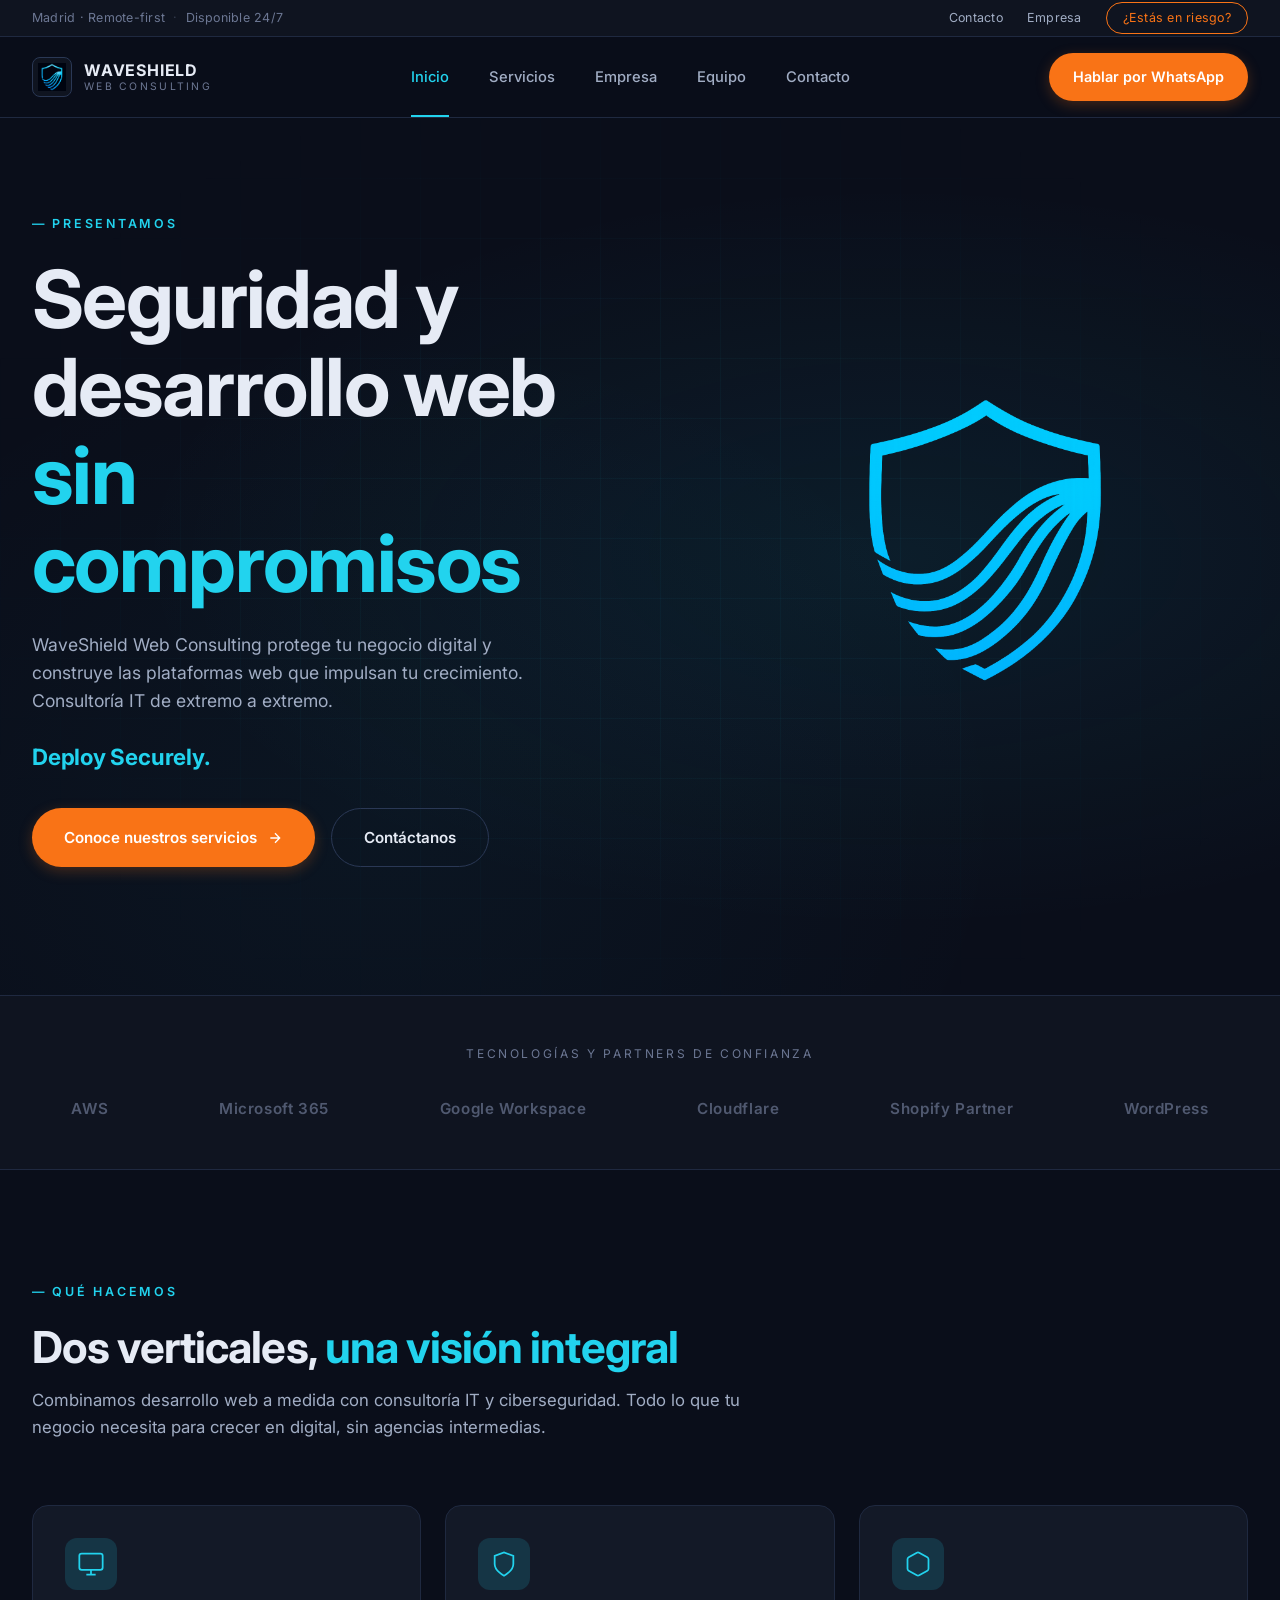
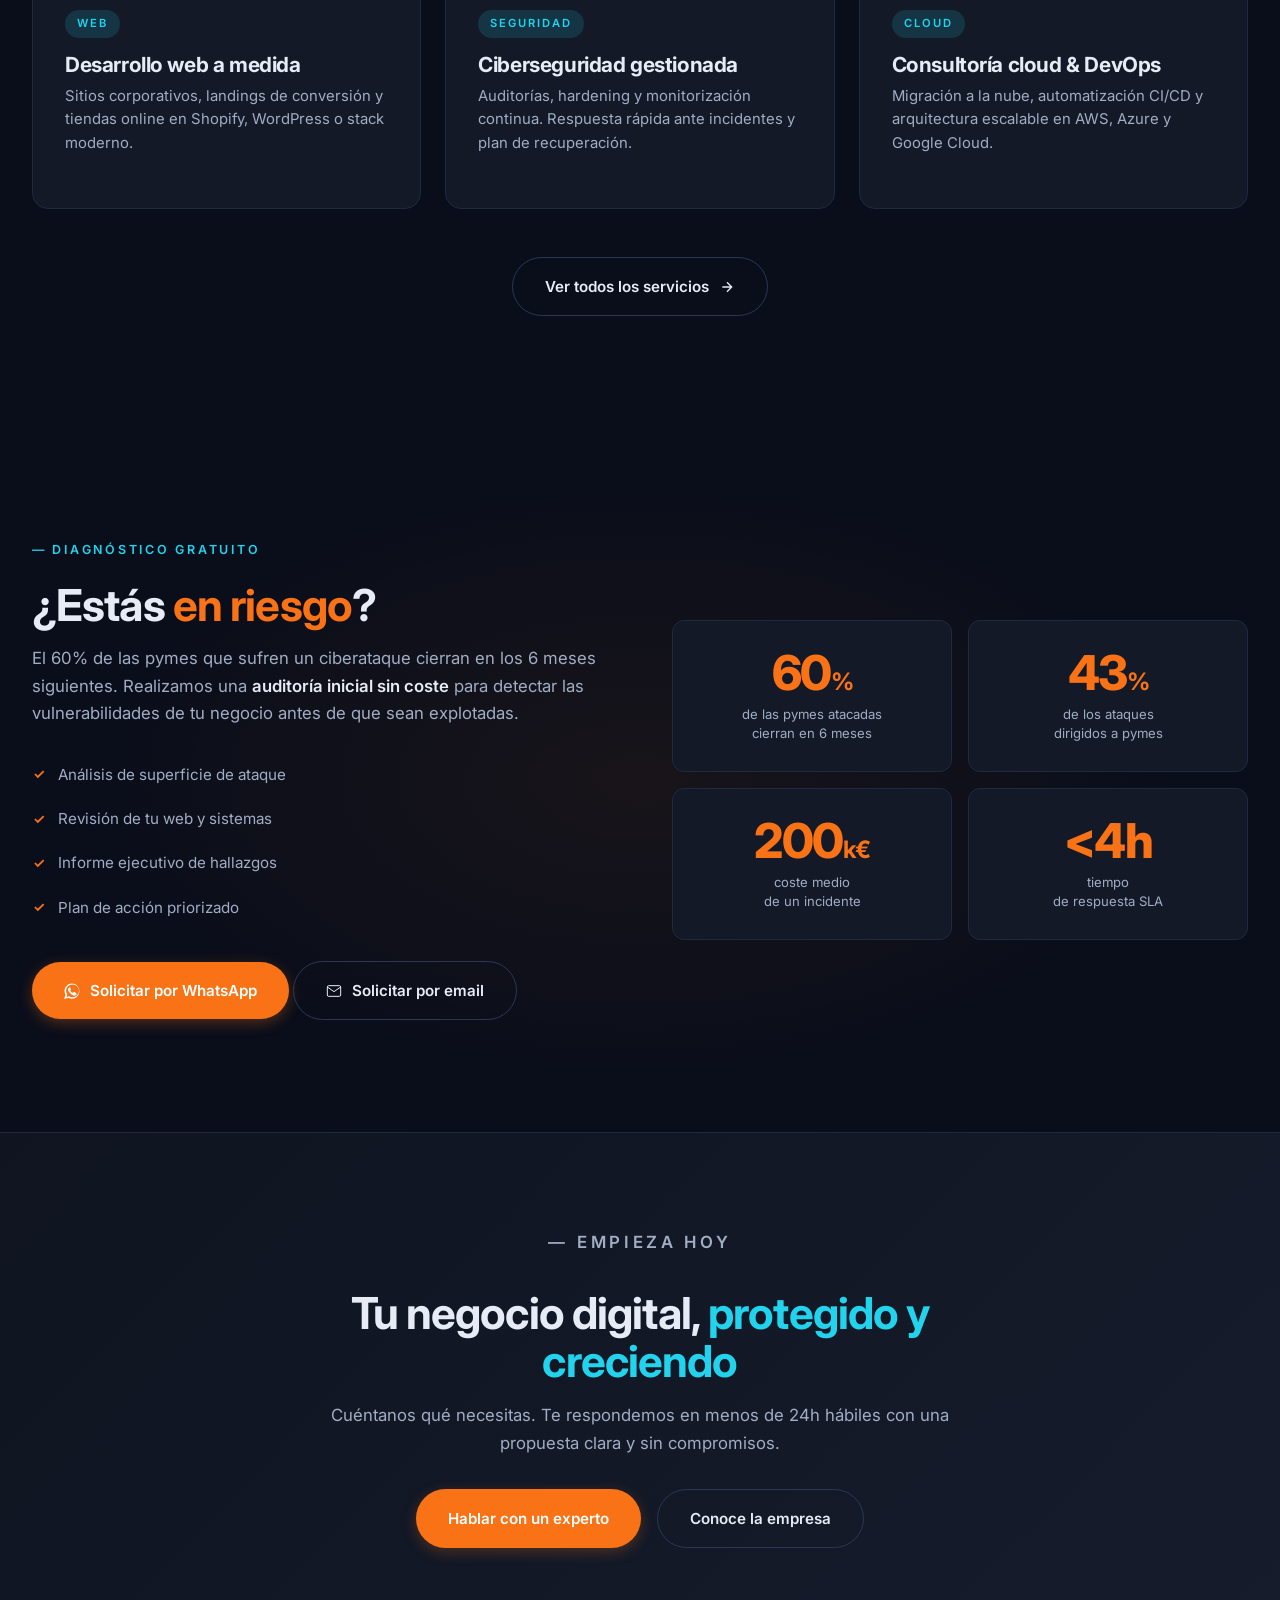
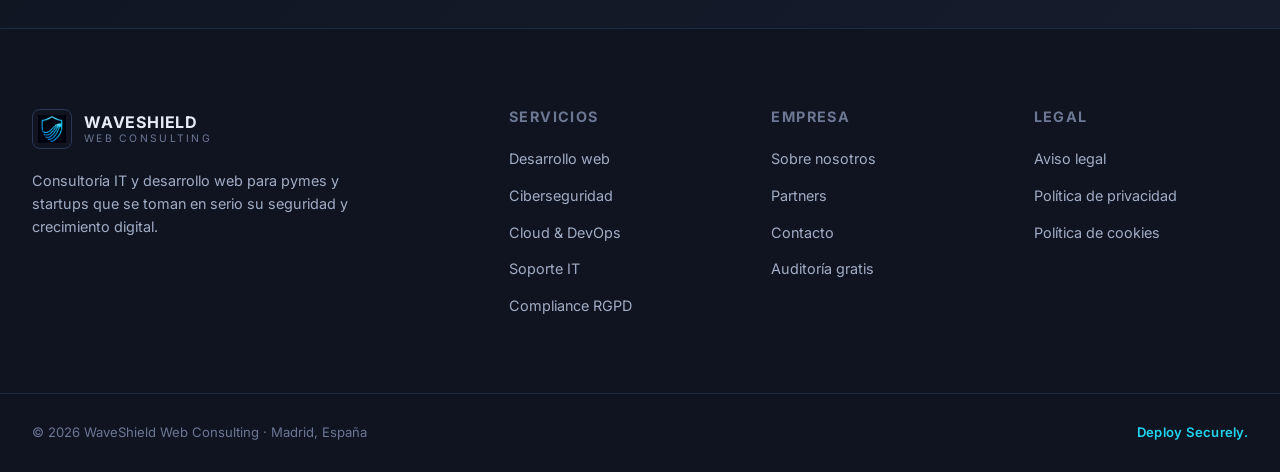
<file: index.html>
<!DOCTYPE html>
<html lang="es">
<head>
  <meta charset="UTF-8">
  <title>WaveShield Web Consulting · Seguridad y desarrollo web sin compromisos</title>
  <meta name="viewport" content="width=device-width, initial-scale=1.0">
  <meta name="description" content="Consultoría IT y desarrollo web para pymes y startups. Protegemos tu negocio digital y construimos las plataformas que impulsan tu crecimiento.">
  <link href="https://fonts.googleapis.com/css2?family=Inter:wght@300;400;500;600;700;800&display=swap" rel="stylesheet">
  <link rel="stylesheet" href="css/styles.css">
</head>
<body>

<!-- TOPBAR -->
<div class="topbar">
  <div class="container topbar-inner">
    <div class="topbar-meta">
      <span>Madrid · Remote-first</span>
      <span class="topbar-dot">·</span>
      <span>Disponible 24/7</span>
    </div>
    <div class="topbar-links">
      <a href="contacto.html">Contacto</a>
      <a href="empresa.html">Empresa</a>
      <a href="contacto.html" class="topbar-pill">¿Estás en riesgo?</a>
    </div>
  </div>
</div>

<!-- HEADER -->
<header class="header" id="header">
  <div class="container header-inner">
    <a href="index.html" class="logo">
      <span class="logo-icon">
        <img src="images/logo.png" alt="WaveShield Logo" width="28" height="28">
      </span>
      <span class="logo-text">
        <strong>WAVESHIELD</strong>
        <span class="logo-sub">WEB CONSULTING</span>
      </span>
    </a>

    <nav class="nav-desktop">
      <a href="index.html">Inicio</a>
      <a href="servicios.html">Servicios</a>
      <a href="empresa.html">Empresa</a>
      <a href="equipo.html">Equipo</a>
      <a href="contacto.html">Contacto</a>
    </nav>

    <a href="https://wa.me/34695984273?text=Hola%2C%20me%20gustar%C3%ADa%20m%C3%A1s%20info" target="_blank" rel="noopener" class="btn btn-primary btn-pill">Hablar por WhatsApp</a>

    <button class="burger" id="burger" aria-label="Menú">
      <span></span><span></span><span></span>
    </button>
  </div>
</header>

<!-- DRAWER -->
<div class="drawer" id="drawer">
  <div class="drawer-overlay"></div>
  <div class="drawer-panel">
    <button class="drawer-close" aria-label="Cerrar">
      <svg width="22" height="22" viewBox="0 0 24 24" fill="none" stroke="currentColor" stroke-width="1.5"><path d="M18 6 6 18M6 6l12 12"/></svg>
    </button>
    <ul class="drawer-list">
    <li><a href="index.html">Inicio</a></li>
    <li><a href="servicios.html">Servicios</a></li>
    <li><a href="empresa.html">Empresa</a></li>
    <li><a href="equipo.html">Equipo</a></li>
    <li><a href="contacto.html">Contacto</a></li>
  </ul>
    <a href="https://wa.me/34695984273?text=Hola%2C%20me%20gustar%C3%ADa%20m%C3%A1s%20info" target="_blank" rel="noopener" class="btn btn-primary btn-pill drawer-cta">Hablar por WhatsApp</a>
  </div>
</div>

<!-- HERO -->
<section class="hero">
  <div class="hero-bg"></div>
  <div class="hero-grid-overlay"></div>
  <div class="container hero-inner">
    <div class="hero-content">
      <p class="eyebrow">— Presentamos</p>
      <h1>
        Seguridad y<br>
        desarrollo web <span class="text-accent">sin<br>compromisos</span>
      </h1>
      <p class="hero-sub">
        WaveShield Web Consulting protege tu negocio digital y construye las plataformas web que impulsan tu crecimiento. Consultoría IT de extremo a extremo.
      </p>
      <p class="hero-tagline">Deploy Securely.</p>
      <div class="hero-actions">
        <a href="servicios.html" class="btn btn-primary btn-pill btn-lg">
          Conoce nuestros servicios
          <svg width="16" height="16" viewBox="0 0 24 24" fill="none" stroke="currentColor" stroke-width="2"><path d="M5 12h14m-7-7 7 7-7 7"/></svg>
        </a>
        <a href="contacto.html" class="btn btn-ghost btn-pill btn-lg">Contáctanos</a>
      </div>
    </div>
    <div class="hero-visual">
      <div class="hero-shield">
        <img src="images/logo-hero.png" alt="WaveShield Logo" style="width: 100%; height: 100%; object-fit: contain;">
      </div>
    </div>
  </div>
</section>

<!-- TRUST BAR -->
<section class="trust">
  <div class="container">
    <p class="trust-label">Tecnologías y partners de confianza</p>
    <div class="trust-grid">
      <div class="trust-item">AWS</div>
      <div class="trust-item">Microsoft 365</div>
      <div class="trust-item">Google Workspace</div>
      <div class="trust-item">Cloudflare</div>
      <div class="trust-item">Shopify Partner</div>
      <div class="trust-item">WordPress</div>
    </div>
  </div>
</section>

<!-- SERVICIOS PREVIEW (3 destacados) -->
<section class="services">
  <div class="container">
    <div class="section-head">
      <p class="eyebrow">— Qué hacemos</p>
      <h2>Dos verticales, <span class="text-accent">una visión integral</span></h2>
      <p class="section-sub">
        Combinamos desarrollo web a medida con consultoría IT y ciberseguridad. Todo lo que tu negocio necesita para crecer en digital, sin agencias intermedias.
      </p>
    </div>

    <div class="services-grid">

      <article class="service-card">
        <div class="service-icon">
          <svg width="28" height="28" viewBox="0 0 24 24" fill="none" stroke="currentColor" stroke-width="1.5"><rect x="2" y="3" width="20" height="14" rx="2"/><path d="M8 21h8M12 17v4"/></svg>
        </div>
        <div class="service-tag">Web</div>
        <h3>Desarrollo web a medida</h3>
        <p>Sitios corporativos, landings de conversión y tiendas online en Shopify, WordPress o stack moderno.</p>
      </article>

      <article class="service-card">
        <div class="service-icon">
          <svg width="28" height="28" viewBox="0 0 24 24" fill="none" stroke="currentColor" stroke-width="1.5"><path d="M12 22s8-4 8-10V5l-8-3-8 3v7c0 6 8 10 8 10z"/></svg>
        </div>
        <div class="service-tag">Seguridad</div>
        <h3>Ciberseguridad gestionada</h3>
        <p>Auditorías, hardening y monitorización continua. Respuesta rápida ante incidentes y plan de recuperación.</p>
      </article>

      <article class="service-card">
        <div class="service-icon">
          <svg width="28" height="28" viewBox="0 0 24 24" fill="none" stroke="currentColor" stroke-width="1.5"><path d="M21 16V8a2 2 0 0 0-1-1.73l-7-4a2 2 0 0 0-2 0l-7 4A2 2 0 0 0 3 8v8a2 2 0 0 0 1 1.73l7 4a2 2 0 0 0 2 0l7-4A2 2 0 0 0 21 16z"/></svg>
        </div>
        <div class="service-tag">Cloud</div>
        <h3>Consultoría cloud & DevOps</h3>
        <p>Migración a la nube, automatización CI/CD y arquitectura escalable en AWS, Azure y Google Cloud.</p>
      </article>

    </div>

    <div style="text-align: center; margin-top: 3rem;">
      <a href="servicios.html" class="btn btn-ghost btn-pill btn-lg">
        Ver todos los servicios
        <svg width="16" height="16" viewBox="0 0 24 24" fill="none" stroke="currentColor" stroke-width="2"><path d="M5 12h14m-7-7 7 7-7 7"/></svg>
      </a>
    </div>
  </div>
</section>

<!-- RIESGO + STATS -->
<section class="risk">
  <div class="container risk-inner">
    <div class="risk-left">
      <p class="eyebrow">— Diagnóstico gratuito</p>
      <h2>¿Estás <span class="text-warning">en riesgo</span>?</h2>
      <p class="risk-text">
        El 60% de las pymes que sufren un ciberataque cierran en los 6 meses siguientes. Realizamos una <strong>auditoría inicial sin coste</strong> para detectar las vulnerabilidades de tu negocio antes de que sean explotadas.
      </p>
      <ul class="risk-list">
        <li><svg width="14" height="14" viewBox="0 0 24 24" fill="none" stroke="currentColor" stroke-width="3"><path d="M5 12l5 5L20 7"/></svg> Análisis de superficie de ataque</li>
        <li><svg width="14" height="14" viewBox="0 0 24 24" fill="none" stroke="currentColor" stroke-width="3"><path d="M5 12l5 5L20 7"/></svg> Revisión de tu web y sistemas</li>
        <li><svg width="14" height="14" viewBox="0 0 24 24" fill="none" stroke="currentColor" stroke-width="3"><path d="M5 12l5 5L20 7"/></svg> Informe ejecutivo de hallazgos</li>
        <li><svg width="14" height="14" viewBox="0 0 24 24" fill="none" stroke="currentColor" stroke-width="3"><path d="M5 12l5 5L20 7"/></svg> Plan de acción priorizado</li>
      </ul>
      <div class="risk-actions">
        <a href="https://wa.me/34695984273?text=Hola%2C%20me%20gustar%C3%ADa%20solicitar%20la%20auditor%C3%ADa%20gratuita"
           target="_blank" rel="noopener" class="btn btn-warning btn-pill btn-lg">
          <svg width="16" height="16" viewBox="0 0 24 24" fill="currentColor"><path d="M17.5 14.4c-.3-.1-1.6-.8-1.9-.9-.3-.1-.5-.1-.7.1s-.8.9-1 1.1c-.2.2-.4.2-.6.1-.8-.4-1.5-.9-2.2-1.4-.6-.5-1.1-1.2-1.6-1.9-.1-.3 0-.4.1-.6.1-.1.3-.3.4-.5.1-.1.2-.3.3-.4.1-.2 0-.4 0-.5-.1-.1-.7-1.6-.9-2.2-.2-.5-.5-.5-.7-.5h-.6c-.2 0-.5.2-.8.4-.8.8-1.2 1.8-1.2 2.9.1 1.3.6 2.5 1.4 3.5 1.4 2 3.3 3.6 5.4 4.6.6.3 1.1.5 1.7.6.6.2 1.2.2 1.9.1.8-.1 1.5-.6 2-1.3.3-.4.4-.9.4-1.4-.1-.2-.3-.3-.6-.4M19.9 4.1c-4.4-4.4-11.5-4.4-15.9 0-3.6 3.6-4.3 9.2-1.7 13.5L0 24l6.6-1.7c1.6.9 3.4 1.3 5.2 1.3 6.2 0 11.2-5 11.2-11.2.1-3-1.1-5.9-3.2-8.1 0 0 .1 0 .1-.2m-7.2 17.4c-1.6 0-3.2-.4-4.6-1.3l-.3-.2-3.9 1 1-3.8-.2-.3c-2.9-4.5-1.5-10.5 3-13.3s10.4-1.5 13.3 3 1.5 10.4-3 13.3c-1.5 1-3.4 1.6-5.3 1.6"/></svg>
          Solicitar por WhatsApp
        </a>
        <a href="mailto:workrumsam@gmail.com?subject=Solicitud%20de%20auditor%C3%ADa%20gratuita&body=Hola%2C%0A%0AMe%20gustar%C3%ADa%20solicitar%20la%20auditor%C3%ADa%20gratuita%20de%20WaveShield.%0A%0AEmpresa%3A%0AWeb%3A%0ASector%3A%0A%0AGracias."
           class="btn btn-ghost btn-pill btn-lg">
          <svg width="16" height="16" viewBox="0 0 24 24" fill="none" stroke="currentColor" stroke-width="1.5"><rect x="2" y="4" width="20" height="16" rx="2"/><path d="M22 6 12 13 2 6"/></svg>
          Solicitar por email
        </a>
      </div>
    </div>
    <div class="risk-right">
      <div class="risk-stat">
        <div class="risk-stat-num">60<span>%</span></div>
        <div class="risk-stat-label">de las pymes atacadas<br>cierran en 6 meses</div>
      </div>
      <div class="risk-stat">
        <div class="risk-stat-num">43<span>%</span></div>
        <div class="risk-stat-label">de los ataques<br>dirigidos a pymes</div>
      </div>
      <div class="risk-stat">
        <div class="risk-stat-num">200<span>k€</span></div>
        <div class="risk-stat-label">coste medio<br>de un incidente</div>
      </div>
      <div class="risk-stat">
        <div class="risk-stat-num">&lt;4h</div>
        <div class="risk-stat-label">tiempo<br>de respuesta SLA</div>
      </div>
    </div>
  </div>
</section>

<!-- CTA BANNER -->
<section class="cta-banner">
  <div class="container cta-banner-inner">
    <p class="eyebrow">— Empieza hoy</p>
    <h2>Tu negocio digital, <span class="text-accent">protegido y creciendo</span></h2>
    <p>Cuéntanos qué necesitas. Te respondemos en menos de 24h hábiles con una propuesta clara y sin compromisos.</p>
    <div class="cta-banner-actions">
      <a href="contacto.html" class="btn btn-primary btn-pill btn-lg">Hablar con un experto</a>
      <a href="empresa.html" class="btn btn-ghost btn-pill btn-lg">Conoce la empresa</a>
    </div>
  </div>
</section>

<!-- FOOTER -->
<footer class="footer">
  <div class="container footer-inner">
    <div class="footer-brand">
      <a href="index.html" class="logo">
        <span class="logo-icon">
          <img src="images/logo.png" alt="WaveShield Logo" width="28" height="28">
        </span>
        <span class="logo-text">
          <strong>WAVESHIELD</strong>
          <span class="logo-sub">WEB CONSULTING</span>
        </span>
      </a>
      <p>Consultoría IT y desarrollo web para pymes y startups que se toman en serio su seguridad y crecimiento digital.</p>
    </div>

    <div class="footer-col">
      <h4>Servicios</h4>
      <ul>
        <li><a href="servicios.html">Desarrollo web</a></li>
        <li><a href="servicios.html">Ciberseguridad</a></li>
        <li><a href="servicios.html">Cloud & DevOps</a></li>
        <li><a href="servicios.html">Soporte IT</a></li>
        <li><a href="servicios.html">Compliance RGPD</a></li>
      </ul>
    </div>

    <div class="footer-col">
      <h4>Empresa</h4>
      <ul>
        <li><a href="empresa.html">Sobre nosotros</a></li>
        <li><a href="empresa.html">Partners</a></li>
        <li><a href="contacto.html">Contacto</a></li>
        <li><a href="contacto.html">Auditoría gratis</a></li>
      </ul>
    </div>

    <div class="footer-col">
      <h4>Legal</h4>
      <ul>
        <li><a href="#">Aviso legal</a></li>
        <li><a href="#">Política de privacidad</a></li>
        <li><a href="#">Política de cookies</a></li>
      </ul>
    </div>
  </div>

  <div class="footer-bottom">
    <div class="container footer-bottom-inner">
      <span>© 2026 WaveShield Web Consulting · Madrid, España</span>
      <span class="footer-tagline">Deploy Securely.</span>
    </div>
  </div>
</footer>

<script src="js/main.js"></script>
</body>
</html>
</file>
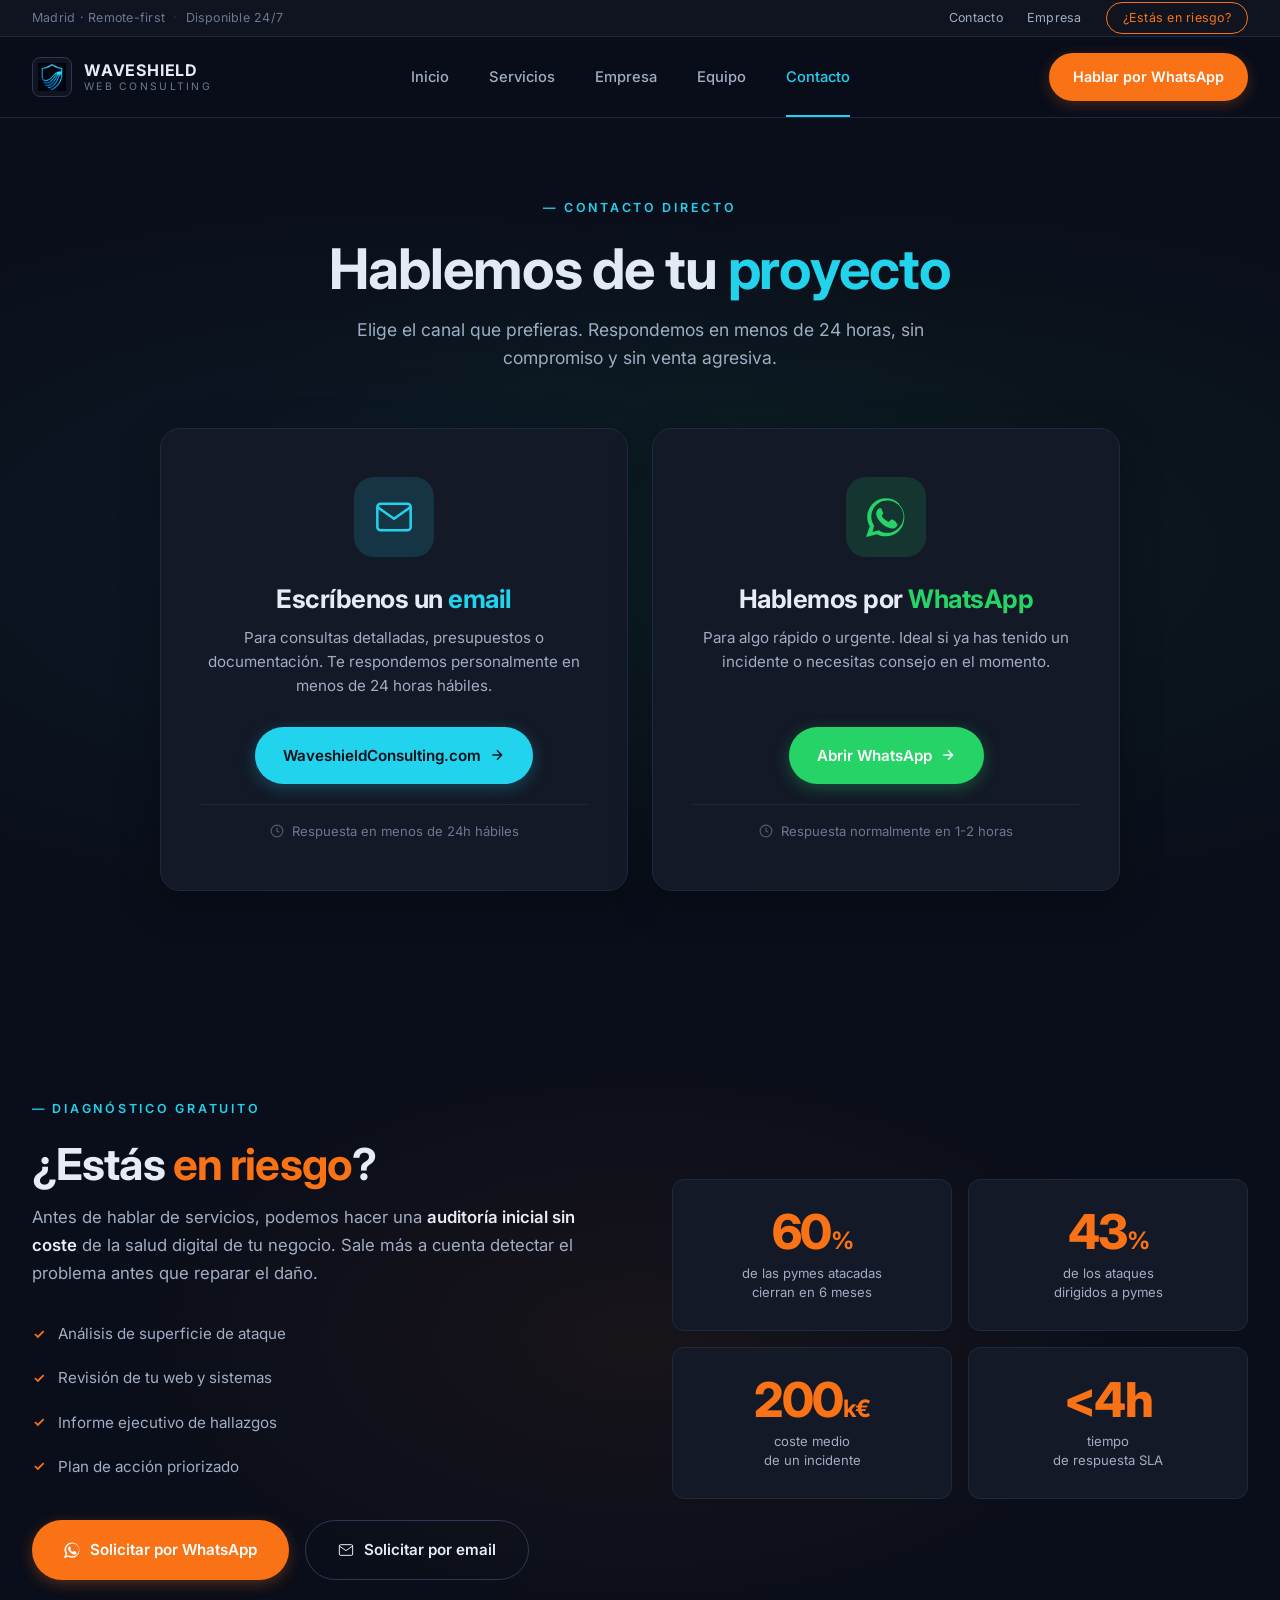
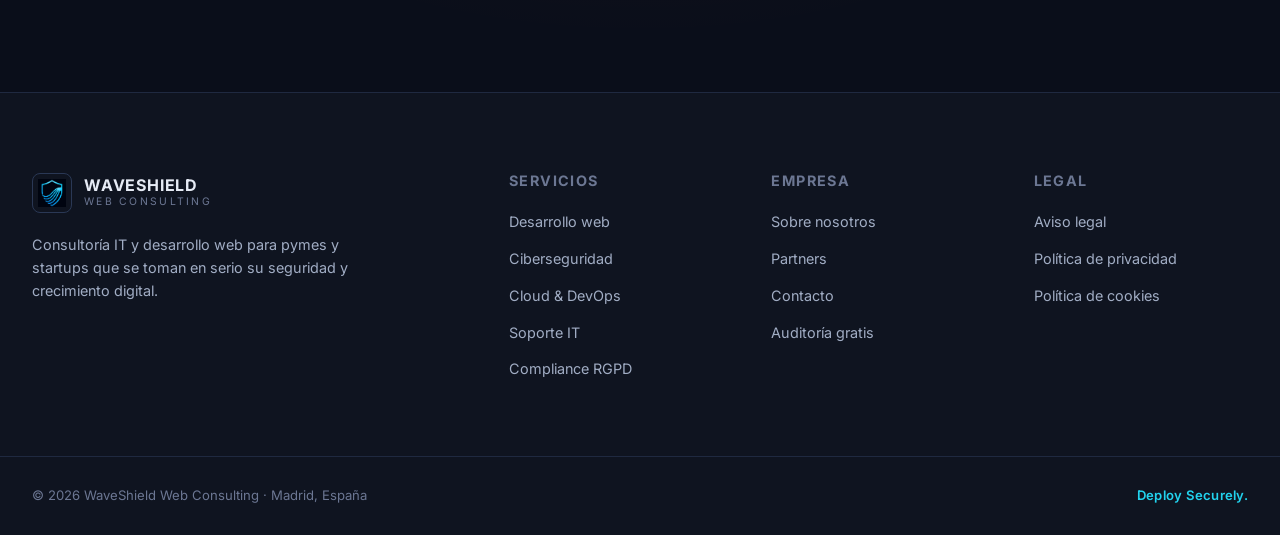
<file: contacto.html>
<!DOCTYPE html>
<html lang="es">
<head>
  <meta charset="UTF-8">
  <title>Contacto · WaveShield Web Consulting</title>
  <meta name="viewport" content="width=device-width, initial-scale=1.0">
  <meta name="description" content="Contacta con WaveShield Web Consulting por WhatsApp. Respondemos en menos de 2 horas hábiles.">
  <link href="https://fonts.googleapis.com/css2?family=Inter:wght@300;400;500;600;700;800&display=swap" rel="stylesheet">
  <link rel="stylesheet" href="css/styles.css">

  <style>
    .wa-hero { padding: 5rem 0 6rem; position: relative; overflow: hidden; }
    .wa-hero::before {
      content: '';
      position: absolute;
      inset: 0;
      background: radial-gradient(ellipse at 30% 50%, rgba(34, 211, 238, 0.06) 0%, transparent 60%),
                  radial-gradient(ellipse at 70% 50%, rgba(37, 211, 102, 0.06) 0%, transparent 60%);
    }

    .wa-hero h1 { font-size: clamp(2.25rem, 5vw, 3.5rem); margin-bottom: 1rem; }

    .wa-card-sub {
      color: var(--text-2);
      font-size: 1.1rem;
      line-height: 1.6;
    }

    /* DUO de cards Email + WhatsApp */
    .contact-duo {
      position: relative;
      display: grid;
      grid-template-columns: 1fr 1fr;
      gap: 1.5rem;
      max-width: 960px;
      margin: 0 auto;
    }

    .contact-duo-card {
      background: var(--bg-card);
      border: 1px solid var(--border);
      border-radius: 20px;
      padding: 3rem 2.5rem;
      text-align: center;
      box-shadow: 0 12px 40px rgba(0, 0, 0, 0.25);
      transition: transform 0.3s, border-color 0.3s, box-shadow 0.3s;
      display: flex;
      flex-direction: column;
      align-items: center;
    }

    .contact-duo-card:nth-child(1):hover {
      border-color: var(--accent);
      transform: translateY(-4px);
      box-shadow: 0 16px 50px rgba(34, 211, 238, 0.2);
    }

    .contact-duo-card:nth-child(2):hover {
      border-color: var(--whatsapp);
      transform: translateY(-4px);
      box-shadow: 0 16px 50px rgba(37, 211, 102, 0.2);
    }

    .contact-duo-icon {
      width: 80px;
      height: 80px;
      border-radius: 20px;
      display: flex;
      align-items: center;
      justify-content: center;
      margin-bottom: 1.75rem;
    }

    .contact-duo-icon-email {
      background: var(--accent-dim);
      color: var(--accent);
    }

    .contact-duo-icon-wa {
      background: rgba(37, 211, 102, 0.15);
      color: var(--whatsapp);
      position: relative;
    }

    .contact-duo-icon-wa::after {
      content: '';
      position: absolute;
      inset: -3px;
      border: 2px solid var(--whatsapp);
      border-radius: 22px;
      opacity: 0;
      animation: pulse 2.4s ease-in-out infinite;
    }

    @keyframes pulse {
      0%, 100% { opacity: 0; transform: scale(0.95); }
      50% { opacity: 0.5; transform: scale(1.08); }
    }

    .contact-duo-card h2 {
      font-size: 1.6rem;
      margin-bottom: 0.75rem;
    }

    .contact-duo-card p {
      color: var(--text-2);
      font-size: 0.95rem;
      line-height: 1.6;
      margin-bottom: 1.75rem;
      flex: 1;
    }

    .contact-duo-btn {
      display: inline-flex;
      align-items: center;
      gap: 0.5rem;
      padding: 1rem 1.75rem;
      border-radius: 100px;
      font-size: 0.95rem;
      font-weight: 600;
      transition: all 0.2s;
      margin-bottom: 1.25rem;
      white-space: nowrap;
      max-width: 100%;
    }

    .contact-duo-btn-email {
      background: var(--accent);
      color: var(--bg);
      box-shadow: 0 4px 16px rgba(34, 211, 238, 0.25);
    }

    .contact-duo-btn-email:hover {
      background: var(--accent-2);
      color: #fff;
      transform: translateY(-2px);
      box-shadow: 0 6px 20px rgba(34, 211, 238, 0.4);
    }

    .contact-duo-btn-wa {
      background: var(--whatsapp);
      color: #fff;
      box-shadow: 0 4px 16px rgba(37, 211, 102, 0.3);
    }

    .contact-duo-btn-wa:hover {
      background: #1ea951;
      transform: translateY(-2px);
      box-shadow: 0 6px 20px rgba(37, 211, 102, 0.45);
    }

    .contact-duo-meta {
      display: inline-flex;
      align-items: center;
      gap: 0.5rem;
      font-size: 0.82rem;
      color: var(--text-3);
      padding-top: 1rem;
      border-top: 1px solid var(--border);
      width: 100%;
      justify-content: center;
    }

    .contact-duo-meta svg { flex-shrink: 0; opacity: 0.7; }

    /* Acciones del riesgo (doble botón) */
    .risk-actions {
      display: flex;
      gap: 1rem;
      flex-wrap: wrap;
    }

    @media (max-width: 768px) {
      .contact-duo { grid-template-columns: 1fr; gap: 1rem; }
      .contact-duo-card { padding: 2.25rem 1.5rem; border-radius: 16px; }
      .contact-duo-icon { width: 64px; height: 64px; }
      .contact-duo-icon svg { width: 32px; height: 32px; }
      .contact-duo-btn { width: 100%; justify-content: center; padding: 0.95rem 1.5rem; font-size: 0.88rem; }
      .risk-actions { flex-direction: column; }
      .risk-actions .btn { width: 100%; justify-content: center; }
    }
  </style>
</head>
<body>

<!-- TOPBAR -->
<div class="topbar">
  <div class="container topbar-inner">
    <div class="topbar-meta">
      <span>Madrid · Remote-first</span>
      <span class="topbar-dot">·</span>
      <span>Disponible 24/7</span>
    </div>
    <div class="topbar-links">
      <a href="contacto.html">Contacto</a>
      <a href="empresa.html">Empresa</a>
      <a href="contacto.html" class="topbar-pill">¿Estás en riesgo?</a>
    </div>
  </div>
</div>

<!-- HEADER -->
<header class="header" id="header">
  <div class="container header-inner">
    <a href="index.html" class="logo">
      <span class="logo-icon">
        <img src="images/logo.png" alt="WaveShield Logo" width="28" height="28">
      </span>
      <span class="logo-text">
        <strong>WAVESHIELD</strong>
        <span class="logo-sub">WEB CONSULTING</span>
      </span>
    </a>
    <nav class="nav-desktop">
      <a href="index.html">Inicio</a>
      <a href="servicios.html">Servicios</a>
      <a href="empresa.html">Empresa</a>
      <a href="equipo.html">Equipo</a>
      <a href="contacto.html">Contacto</a>
    </nav>
    <a href="https://wa.me/34695984273?text=Hola%2C%20me%20gustar%C3%ADa%20m%C3%A1s%20info" target="_blank" rel="noopener" class="btn btn-primary btn-pill">Hablar por WhatsApp</a>
    <button class="burger" id="burger" aria-label="Menú">
      <span></span><span></span><span></span>
    </button>
  </div>
</header>

<!-- DRAWER -->
<div class="drawer" id="drawer">
  <div class="drawer-overlay"></div>
  <div class="drawer-panel">
    <button class="drawer-close" aria-label="Cerrar">
      <svg width="22" height="22" viewBox="0 0 24 24" fill="none" stroke="currentColor" stroke-width="1.5"><path d="M18 6 6 18M6 6l12 12"/></svg>
    </button>
    <ul class="drawer-list">
    <li><a href="index.html">Inicio</a></li>
    <li><a href="servicios.html">Servicios</a></li>
    <li><a href="empresa.html">Empresa</a></li>
    <li><a href="equipo.html">Equipo</a></li>
    <li><a href="contacto.html">Contacto</a></li>
  </ul>
    <a href="https://wa.me/34695984273?text=Hola%2C%20me%20gustar%C3%ADa%20m%C3%A1s%20info" target="_blank" rel="noopener" class="btn btn-primary btn-pill drawer-cta">Hablar por WhatsApp</a>
  </div>
</div>

<!-- CONTACT HERO con dos cards: Email + WhatsApp -->
<section class="wa-hero">
  <div class="container">

    <div style="text-align: center; max-width: 720px; margin: 0 auto 3.5rem;">
      <p class="eyebrow">— Contacto directo</p>
      <h1>Hablemos de tu <span class="text-accent">proyecto</span></h1>
      <p class="wa-card-sub" style="max-width: 580px; margin: 1rem auto 0;">
        Elige el canal que prefieras. Respondemos en menos de 24 horas, sin compromiso y sin venta agresiva.
      </p>
    </div>

    <div class="contact-duo">

      <!-- EMAIL CARD -->
      <div class="contact-duo-card">
        <div class="contact-duo-icon contact-duo-icon-email">
          <svg width="40" height="40" viewBox="0 0 24 24" fill="none" stroke="currentColor" stroke-width="1.5">
            <rect x="2" y="4" width="20" height="16" rx="2"/>
            <path d="M22 6 12 13 2 6"/>
          </svg>
        </div>
        <h2>Escríbenos un <span class="text-accent">email</span></h2>
        <p>Para consultas detalladas, presupuestos o documentación. Te respondemos personalmente en menos de 24 horas hábiles.</p>
        <a href="mailto:waveshieldconsulting@gmail.com?subject=Consulta%20desde%20la%20web&body=Hola%2C%0A%0AMe%20gustar%C3%ADa%20m%C3%A1s%20info%20sobre%20vuestros%20servicios.%0A%0AEmpresa%3A%0ANecesidad%3A%0A%0AGracias."
           class="contact-duo-btn contact-duo-btn-email">
         WaveshieldConsulting.com
          <svg width="16" height="16" viewBox="0 0 24 24" fill="none" stroke="currentColor" stroke-width="2"><path d="M5 12h14m-7-7 7 7-7 7"/></svg>
        </a>
        <div class="contact-duo-meta">
          <svg width="14" height="14" viewBox="0 0 24 24" fill="none" stroke="currentColor" stroke-width="2"><circle cx="12" cy="12" r="10"/><path d="M12 6v6l4 2"/></svg>
          Respuesta en menos de 24h hábiles
        </div>
      </div>

      <!-- WHATSAPP CARD -->
      <div class="contact-duo-card">
        <div class="contact-duo-icon contact-duo-icon-wa">
          <svg width="40" height="40" viewBox="0 0 24 24" fill="currentColor">
            <path d="M17.5 14.4c-.3-.1-1.6-.8-1.9-.9-.3-.1-.5-.1-.7.1s-.8.9-1 1.1c-.2.2-.4.2-.6.1-.8-.4-1.5-.9-2.2-1.4-.6-.5-1.1-1.2-1.6-1.9-.1-.3 0-.4.1-.6.1-.1.3-.3.4-.5.1-.1.2-.3.3-.4.1-.2 0-.4 0-.5-.1-.1-.7-1.6-.9-2.2-.2-.5-.5-.5-.7-.5h-.6c-.2 0-.5.2-.8.4-.8.8-1.2 1.8-1.2 2.9.1 1.3.6 2.5 1.4 3.5 1.4 2 3.3 3.6 5.4 4.6.6.3 1.1.5 1.7.6.6.2 1.2.2 1.9.1.8-.1 1.5-.6 2-1.3.3-.4.4-.9.4-1.4-.1-.2-.3-.3-.6-.4M19.9 4.1c-4.4-4.4-11.5-4.4-15.9 0-3.6 3.6-4.3 9.2-1.7 13.5L0 24l6.6-1.7c1.6.9 3.4 1.3 5.2 1.3 6.2 0 11.2-5 11.2-11.2.1-3-1.1-5.9-3.2-8.1 0 0 .1 0 .1-.2m-7.2 17.4c-1.6 0-3.2-.4-4.6-1.3l-.3-.2-3.9 1 1-3.8-.2-.3c-2.9-4.5-1.5-10.5 3-13.3s10.4-1.5 13.3 3 1.5 10.4-3 13.3c-1.5 1-3.4 1.6-5.3 1.6"/>
          </svg>
        </div>
        <h2>Hablemos por <span style="color: var(--whatsapp);">WhatsApp</span></h2>
        <p>Para algo rápido o urgente. Ideal si ya has tenido un incidente o necesitas consejo en el momento.</p>
        <a href="https://wa.me/34695984273?text=Hola%2C%20me%20gustar%C3%ADa%20m%C3%A1s%20info%20sobre%20vuestros%20servicios"
           target="_blank" rel="noopener"
           class="contact-duo-btn contact-duo-btn-wa">
          Abrir WhatsApp
          <svg width="16" height="16" viewBox="0 0 24 24" fill="none" stroke="currentColor" stroke-width="2"><path d="M5 12h14m-7-7 7 7-7 7"/></svg>
        </a>
        <div class="contact-duo-meta">
          <svg width="14" height="14" viewBox="0 0 24 24" fill="none" stroke="currentColor" stroke-width="2"><circle cx="12" cy="12" r="10"/><path d="M12 6v6l4 2"/></svg>
          Respuesta normalmente en 1-2 horas
        </div>
      </div>

    </div>
  </div>
</section>

<!-- RIESGO -->
<section class="risk">
  <div class="container risk-inner">
    <div class="risk-left">
      <p class="eyebrow">— Diagnóstico gratuito</p>
      <h2>¿Estás <span class="text-warning">en riesgo</span>?</h2>
      <p class="risk-text">
        Antes de hablar de servicios, podemos hacer una <strong>auditoría inicial sin coste</strong> de la salud digital de tu negocio. Sale más a cuenta detectar el problema antes que reparar el daño.
      </p>
      <ul class="risk-list">
        <li><svg width="14" height="14" viewBox="0 0 24 24" fill="none" stroke="currentColor" stroke-width="3"><path d="M5 12l5 5L20 7"/></svg> Análisis de superficie de ataque</li>
        <li><svg width="14" height="14" viewBox="0 0 24 24" fill="none" stroke="currentColor" stroke-width="3"><path d="M5 12l5 5L20 7"/></svg> Revisión de tu web y sistemas</li>
        <li><svg width="14" height="14" viewBox="0 0 24 24" fill="none" stroke="currentColor" stroke-width="3"><path d="M5 12l5 5L20 7"/></svg> Informe ejecutivo de hallazgos</li>
        <li><svg width="14" height="14" viewBox="0 0 24 24" fill="none" stroke="currentColor" stroke-width="3"><path d="M5 12l5 5L20 7"/></svg> Plan de acción priorizado</li>
      </ul>
      <div class="risk-actions">
        <a href="https://wa.me/34695984273?text=Hola%2C%20me%20gustar%C3%ADa%20solicitar%20la%20auditor%C3%ADa%20gratuita"
           target="_blank" rel="noopener" class="btn btn-warning btn-pill btn-lg">
          <svg width="16" height="16" viewBox="0 0 24 24" fill="currentColor"><path d="M17.5 14.4c-.3-.1-1.6-.8-1.9-.9-.3-.1-.5-.1-.7.1s-.8.9-1 1.1c-.2.2-.4.2-.6.1-.8-.4-1.5-.9-2.2-1.4-.6-.5-1.1-1.2-1.6-1.9-.1-.3 0-.4.1-.6.1-.1.3-.3.4-.5.1-.1.2-.3.3-.4.1-.2 0-.4 0-.5-.1-.1-.7-1.6-.9-2.2-.2-.5-.5-.5-.7-.5h-.6c-.2 0-.5.2-.8.4-.8.8-1.2 1.8-1.2 2.9.1 1.3.6 2.5 1.4 3.5 1.4 2 3.3 3.6 5.4 4.6.6.3 1.1.5 1.7.6.6.2 1.2.2 1.9.1.8-.1 1.5-.6 2-1.3.3-.4.4-.9.4-1.4-.1-.2-.3-.3-.6-.4M19.9 4.1c-4.4-4.4-11.5-4.4-15.9 0-3.6 3.6-4.3 9.2-1.7 13.5L0 24l6.6-1.7c1.6.9 3.4 1.3 5.2 1.3 6.2 0 11.2-5 11.2-11.2.1-3-1.1-5.9-3.2-8.1 0 0 .1 0 .1-.2m-7.2 17.4c-1.6 0-3.2-.4-4.6-1.3l-.3-.2-3.9 1 1-3.8-.2-.3c-2.9-4.5-1.5-10.5 3-13.3s10.4-1.5 13.3 3 1.5 10.4-3 13.3c-1.5 1-3.4 1.6-5.3 1.6"/></svg>
          Solicitar por WhatsApp
        </a>
        <a href="mailto:waveshieldconsulting@gmail.com?subject=Solicitud%20de%20auditor%C3%ADa%20gratuita&body=Hola%2C%0A%0AMe%20gustar%C3%ADa%20solicitar%20la%20auditor%C3%ADa%20gratuita%20de%20WaveShield.%0A%0AEmpresa%3A%0AWeb%3A%0ASector%3A%0A%0AGracias."
           class="btn btn-ghost btn-pill btn-lg">
          <svg width="16" height="16" viewBox="0 0 24 24" fill="none" stroke="currentColor" stroke-width="1.5"><rect x="2" y="4" width="20" height="16" rx="2"/><path d="M22 6 12 13 2 6"/></svg>
          Solicitar por email
        </a>
      </div>
    </div>
    <div class="risk-right">
      <div class="risk-stat">
        <div class="risk-stat-num">60<span>%</span></div>
        <div class="risk-stat-label">de las pymes atacadas<br>cierran en 6 meses</div>
      </div>
      <div class="risk-stat">
        <div class="risk-stat-num">43<span>%</span></div>
        <div class="risk-stat-label">de los ataques<br>dirigidos a pymes</div>
      </div>
      <div class="risk-stat">
        <div class="risk-stat-num">200<span>k€</span></div>
        <div class="risk-stat-label">coste medio<br>de un incidente</div>
      </div>
      <div class="risk-stat">
        <div class="risk-stat-num">&lt;4h</div>
        <div class="risk-stat-label">tiempo<br>de respuesta SLA</div>
      </div>
    </div>
  </div>
</section>

<!-- FOOTER -->
<footer class="footer">
  <div class="container footer-inner">
    <div class="footer-brand">
      <a href="index.html" class="logo">
        <span class="logo-icon">
          <img src="images/logo.png" alt="WaveShield Logo" width="28" height="28">
        </span>
        <span class="logo-text">
          <strong>WAVESHIELD</strong>
          <span class="logo-sub">WEB CONSULTING</span>
        </span>
      </a>
      <p>Consultoría IT y desarrollo web para pymes y startups que se toman en serio su seguridad y crecimiento digital.</p>
    </div>
    <div class="footer-col">
      <h4>Servicios</h4>
      <ul>
        <li><a href="servicios.html">Desarrollo web</a></li>
        <li><a href="servicios.html">Ciberseguridad</a></li>
        <li><a href="servicios.html">Cloud & DevOps</a></li>
        <li><a href="servicios.html">Soporte IT</a></li>
        <li><a href="servicios.html">Compliance RGPD</a></li>
      </ul>
    </div>
    <div class="footer-col">
      <h4>Empresa</h4>
      <ul>
        <li><a href="empresa.html">Sobre nosotros</a></li>
        <li><a href="empresa.html">Partners</a></li>
        <li><a href="contacto.html">Contacto</a></li>
        <li><a href="contacto.html">Auditoría gratis</a></li>
      </ul>
    </div>
    <div class="footer-col">
      <h4>Legal</h4>
      <ul>
        <li><a href="#">Aviso legal</a></li>
        <li><a href="#">Política de privacidad</a></li>
        <li><a href="#">Política de cookies</a></li>
      </ul>
    </div>
  </div>
  <div class="footer-bottom">
    <div class="container footer-bottom-inner">
      <span>© 2026 WaveShield Web Consulting · Madrid, España</span>
      <span class="footer-tagline">Deploy Securely.</span>
    </div>
  </div>
</footer>

<script src="js/main.js"></script>
</body>
</html>
</file>
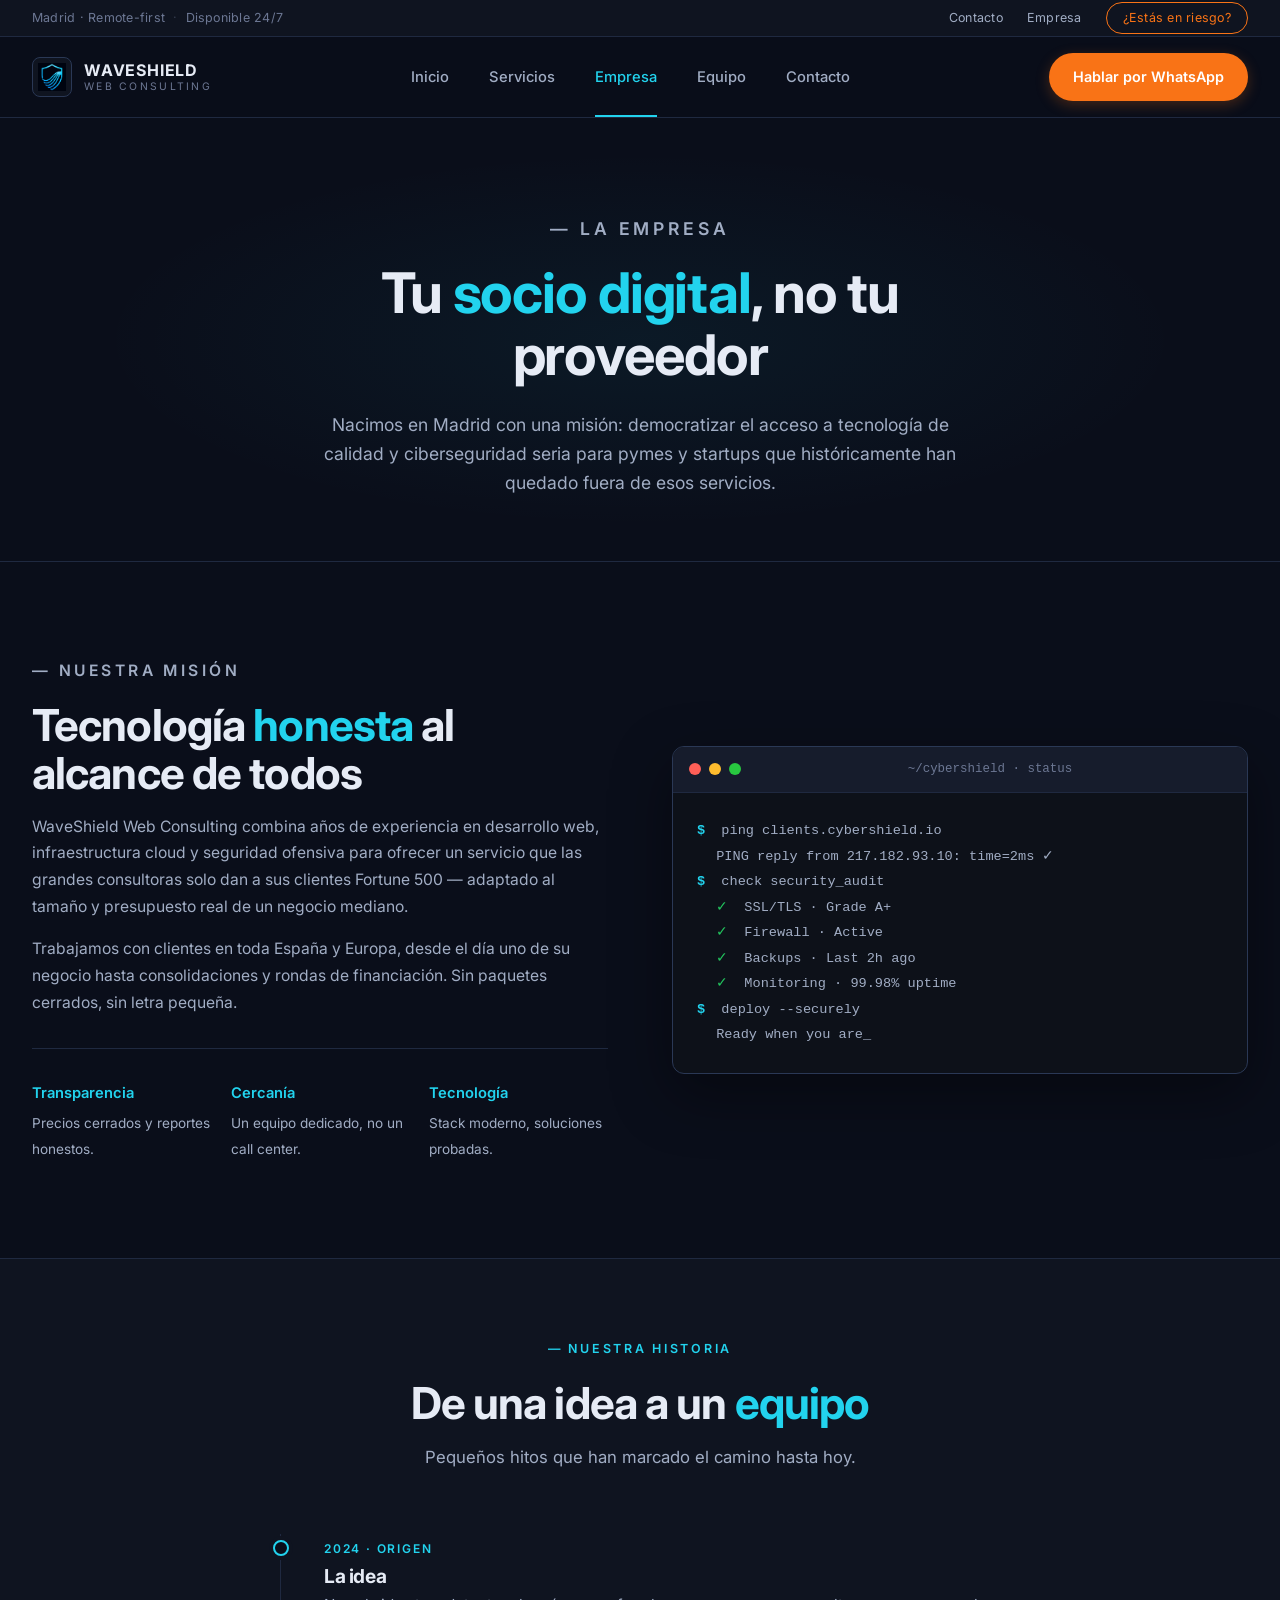
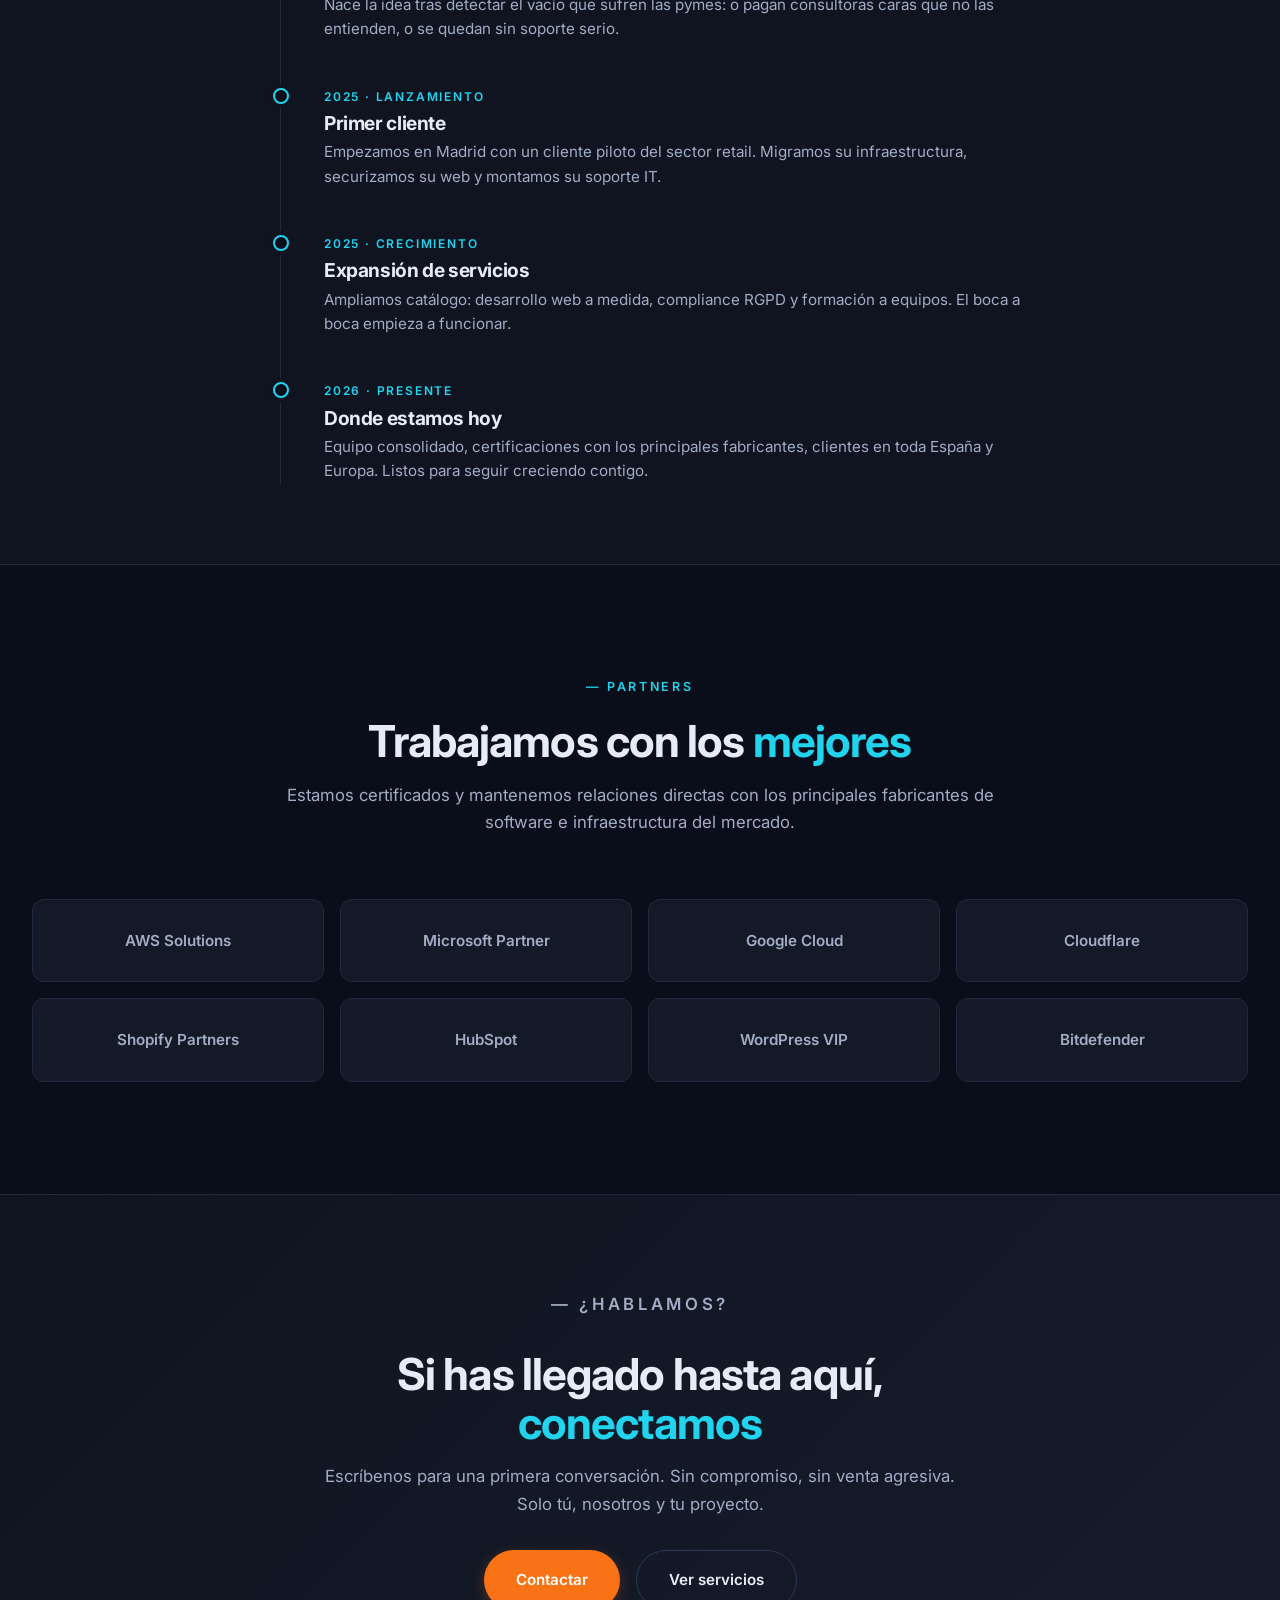
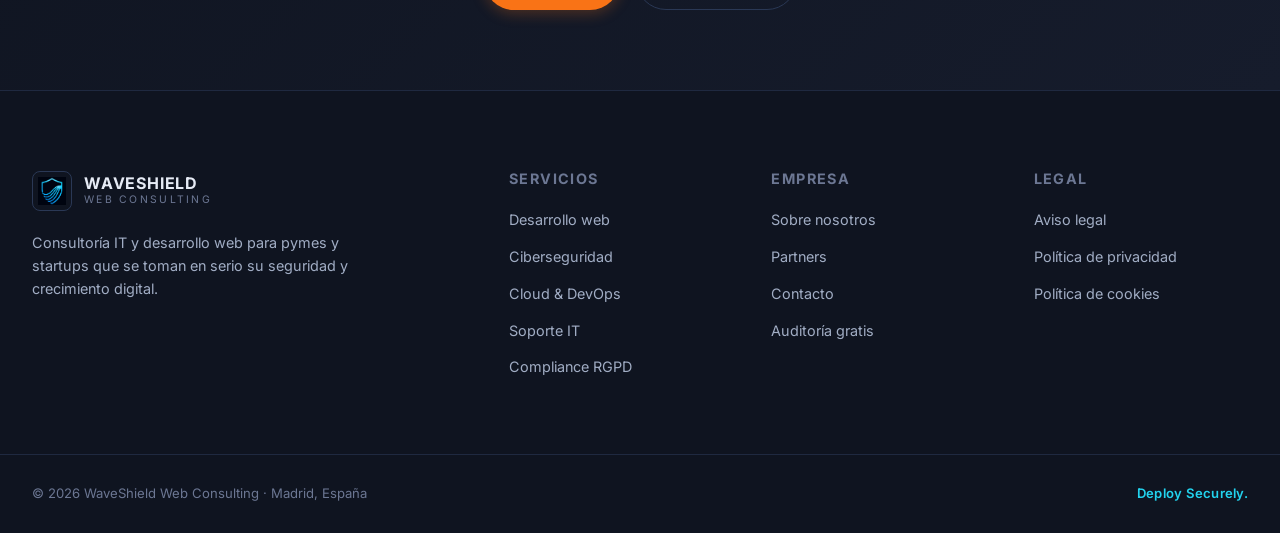
<file: empresa.html>
<!DOCTYPE html>
<html lang="es">
<head>
  <meta charset="UTF-8">
  <title>Empresa · WaveShield Web Consulting</title>
  <meta name="viewport" content="width=device-width, initial-scale=1.0">
  <meta name="description" content="WaveShield Web Consulting · Tu socio digital en Madrid. Consultoría IT y desarrollo web para empresas que se toman en serio su seguridad.">
  <link href="https://fonts.googleapis.com/css2?family=Inter:wght@300;400;500;600;700;800&display=swap" rel="stylesheet">
  <link rel="stylesheet" href="css/styles.css">
</head>
<body>

<!-- TOPBAR -->
<div class="topbar">
  <div class="container topbar-inner">
    <div class="topbar-meta">
      <span>Madrid · Remote-first</span>
      <span class="topbar-dot">·</span>
      <span>Disponible 24/7</span>
    </div>
    <div class="topbar-links">
      <a href="contacto.html">Contacto</a>
      <a href="empresa.html">Empresa</a>
      <a href="contacto.html" class="topbar-pill">¿Estás en riesgo?</a>
    </div>
  </div>
</div>

<!-- HEADER -->
<header class="header" id="header">
  <div class="container header-inner">
    <a href="index.html" class="logo">
      <span class="logo-icon">
        <img src="images/logo.png" alt="WaveShield Logo" width="28" height="28">
      </span>
      <span class="logo-text">
        <strong>WAVESHIELD</strong>
        <span class="logo-sub">WEB CONSULTING</span>
      </span>
    </a>
    <nav class="nav-desktop">
      <a href="index.html">Inicio</a>
      <a href="servicios.html">Servicios</a>
      <a href="empresa.html">Empresa</a>
      <a href="equipo.html">Equipo</a>
      <a href="contacto.html">Contacto</a>
    </nav>
    <a href="https://wa.me/34695984273?text=Hola%2C%20me%20gustar%C3%ADa%20m%C3%A1s%20info" target="_blank" rel="noopener" class="btn btn-primary btn-pill">Hablar por WhatsApp</a>
    <button class="burger" id="burger" aria-label="Menú">
      <span></span><span></span><span></span>
    </button>
  </div>
</header>

<!-- DRAWER -->
<div class="drawer" id="drawer">
  <div class="drawer-overlay"></div>
  <div class="drawer-panel">
    <button class="drawer-close" aria-label="Cerrar">
      <svg width="22" height="22" viewBox="0 0 24 24" fill="none" stroke="currentColor" stroke-width="1.5"><path d="M18 6 6 18M6 6l12 12"/></svg>
    </button>
    <ul class="drawer-list">
    <li><a href="index.html">Inicio</a></li>
    <li><a href="servicios.html">Servicios</a></li>
    <li><a href="empresa.html">Empresa</a></li>
    <li><a href="equipo.html">Equipo</a></li>
    <li><a href="contacto.html">Contacto</a></li>
  </ul>
    <a href="https://wa.me/34695984273?text=Hola%2C%20me%20gustar%C3%ADa%20m%C3%A1s%20info" target="_blank" rel="noopener" class="btn btn-primary btn-pill drawer-cta">Hablar por WhatsApp</a>
  </div>
</div>

<!-- PAGE HERO -->
<section class="page-hero">
  <div class="container page-hero-inner">
    <p class="eyebrow">— La empresa</p>
    <h1>Tu <span class="text-accent">socio digital</span>, no tu proveedor</h1>
    <p>Nacimos en Madrid con una misión: democratizar el acceso a tecnología de calidad y ciberseguridad seria para pymes y startups que históricamente han quedado fuera de esos servicios.</p>
  </div>
</section>

<!-- COMPANY (bio + terminal) -->
<section class="company-section">
  <div class="container company-inner">
    <div class="company-text">
      <p class="eyebrow">— Nuestra misión</p>
      <h2>Tecnología <span class="text-accent">honesta</span> al alcance de todos</h2>
      <p>
        WaveShield Web Consulting combina años de experiencia en desarrollo web, infraestructura cloud y seguridad ofensiva para ofrecer un servicio que las grandes consultoras solo dan a sus clientes Fortune 500 — adaptado al tamaño y presupuesto real de un negocio mediano.
      </p>
      <p>
        Trabajamos con clientes en toda España y Europa, desde el día uno de su negocio hasta consolidaciones y rondas de financiación. Sin paquetes cerrados, sin letra pequeña.
      </p>
      <div class="company-values">
        <div class="company-value">
          <strong>Transparencia</strong>
          <span>Precios cerrados y reportes honestos.</span>
        </div>
        <div class="company-value">
          <strong>Cercanía</strong>
          <span>Un equipo dedicado, no un call center.</span>
        </div>
        <div class="company-value">
          <strong>Tecnología</strong>
          <span>Stack moderno, soluciones probadas.</span>
        </div>
      </div>
    </div>
    <div class="company-visual">
      <div class="terminal">
        <div class="terminal-head">
          <span class="terminal-dot"></span>
          <span class="terminal-dot"></span>
          <span class="terminal-dot"></span>
          <span class="terminal-title">~/cybershield · status</span>
        </div>
        <div class="terminal-body">
          <p><span class="t-prompt">$</span> ping clients.cybershield.io</p>
          <p class="t-out">PING reply from 217.182.93.10: time=2ms ✓</p>
          <p><span class="t-prompt">$</span> check security_audit</p>
          <p class="t-out"><span class="t-ok">✓</span> SSL/TLS · Grade A+</p>
          <p class="t-out"><span class="t-ok">✓</span> Firewall · Active</p>
          <p class="t-out"><span class="t-ok">✓</span> Backups · Last 2h ago</p>
          <p class="t-out"><span class="t-ok">✓</span> Monitoring · 99.98% uptime</p>
          <p><span class="t-prompt">$</span> deploy --securely</p>
          <p class="t-out t-blink">Ready when you are_</p>
        </div>
      </div>
    </div>
  </div>
</section>

<!-- TIMELINE -->
<section class="timeline">
  <div class="container">
    <div class="section-head section-head-center">
      <p class="eyebrow">— Nuestra historia</p>
      <h2>De una idea a un <span class="text-accent">equipo</span></h2>
      <p class="section-sub">Pequeños hitos que han marcado el camino hasta hoy.</p>
    </div>

    <div class="timeline-list">
      <div class="timeline-item">
        <div class="timeline-dot"></div>
        <span class="timeline-year">2024 · Origen</span>
        <h3>La idea</h3>
        <p>Nace la idea tras detectar el vacío que sufren las pymes: o pagan consultoras caras que no las entienden, o se quedan sin soporte serio.</p>
      </div>
      <div class="timeline-item">
        <div class="timeline-dot"></div>
        <span class="timeline-year">2025 · Lanzamiento</span>
        <h3>Primer cliente</h3>
        <p>Empezamos en Madrid con un cliente piloto del sector retail. Migramos su infraestructura, securizamos su web y montamos su soporte IT.</p>
      </div>
      <div class="timeline-item">
        <div class="timeline-dot"></div>
        <span class="timeline-year">2025 · Crecimiento</span>
        <h3>Expansión de servicios</h3>
        <p>Ampliamos catálogo: desarrollo web a medida, compliance RGPD y formación a equipos. El boca a boca empieza a funcionar.</p>
      </div>
      <div class="timeline-item">
        <div class="timeline-dot"></div>
        <span class="timeline-year">2026 · Presente</span>
        <h3>Donde estamos hoy</h3>
        <p>Equipo consolidado, certificaciones con los principales fabricantes, clientes en toda España y Europa. Listos para seguir creciendo contigo.</p>
      </div>
    </div>
  </div>
</section>

<!-- PARTNERS -->
<section class="partners-section">
  <div class="container">
    <div class="section-head section-head-center">
      <p class="eyebrow">— Partners</p>
      <h2>Trabajamos con los <span class="text-accent">mejores</span></h2>
      <p class="section-sub">
        Estamos certificados y mantenemos relaciones directas con los principales fabricantes de software e infraestructura del mercado.
      </p>
    </div>

    <div class="partners-grid">
      <div class="partner-card">AWS Solutions</div>
      <div class="partner-card">Microsoft Partner</div>
      <div class="partner-card">Google Cloud</div>
      <div class="partner-card">Cloudflare</div>
      <div class="partner-card">Shopify Partners</div>
      <div class="partner-card">HubSpot</div>
      <div class="partner-card">WordPress VIP</div>
      <div class="partner-card">Bitdefender</div>
    </div>
  </div>
</section>

<!-- CTA BANNER -->
<section class="cta-banner">
  <div class="container cta-banner-inner">
    <p class="eyebrow">— ¿Hablamos?</p>
    <h2>Si has llegado hasta aquí, <span class="text-accent">conectamos</span></h2>
    <p>Escríbenos para una primera conversación. Sin compromiso, sin venta agresiva. Solo tú, nosotros y tu proyecto.</p>
    <div class="cta-banner-actions">
      <a href="contacto.html" class="btn btn-primary btn-pill btn-lg">Contactar</a>
      <a href="servicios.html" class="btn btn-ghost btn-pill btn-lg">Ver servicios</a>
    </div>
  </div>
</section>

<!-- FOOTER -->
<footer class="footer">
  <div class="container footer-inner">
    <div class="footer-brand">
      <a href="index.html" class="logo">
        <span class="logo-icon">
          <img src="images/logo.png" alt="WaveShield Logo" width="28" height="28">
        </span>
        <span class="logo-text">
          <strong>WAVESHIELD</strong>
          <span class="logo-sub">WEB CONSULTING</span>
        </span>
      </a>
      <p>Consultoría IT y desarrollo web para pymes y startups que se toman en serio su seguridad y crecimiento digital.</p>
    </div>
    <div class="footer-col">
      <h4>Servicios</h4>
      <ul>
        <li><a href="servicios.html">Desarrollo web</a></li>
        <li><a href="servicios.html">Ciberseguridad</a></li>
        <li><a href="servicios.html">Cloud & DevOps</a></li>
        <li><a href="servicios.html">Soporte IT</a></li>
        <li><a href="servicios.html">Compliance RGPD</a></li>
      </ul>
    </div>
    <div class="footer-col">
      <h4>Empresa</h4>
      <ul>
        <li><a href="empresa.html">Sobre nosotros</a></li>
        <li><a href="empresa.html">Partners</a></li>
        <li><a href="contacto.html">Contacto</a></li>
        <li><a href="contacto.html">Auditoría gratis</a></li>
      </ul>
    </div>
    <div class="footer-col">
      <h4>Legal</h4>
      <ul>
        <li><a href="#">Aviso legal</a></li>
        <li><a href="#">Política de privacidad</a></li>
        <li><a href="#">Política de cookies</a></li>
      </ul>
    </div>
  </div>
  <div class="footer-bottom">
    <div class="container footer-bottom-inner">
      <span>© 2026 WaveShield Web Consulting · Madrid, España</span>
      <span class="footer-tagline">Deploy Securely.</span>
    </div>
  </div>
</footer>

<script src="js/main.js"></script>
</body>
</html>
</file>
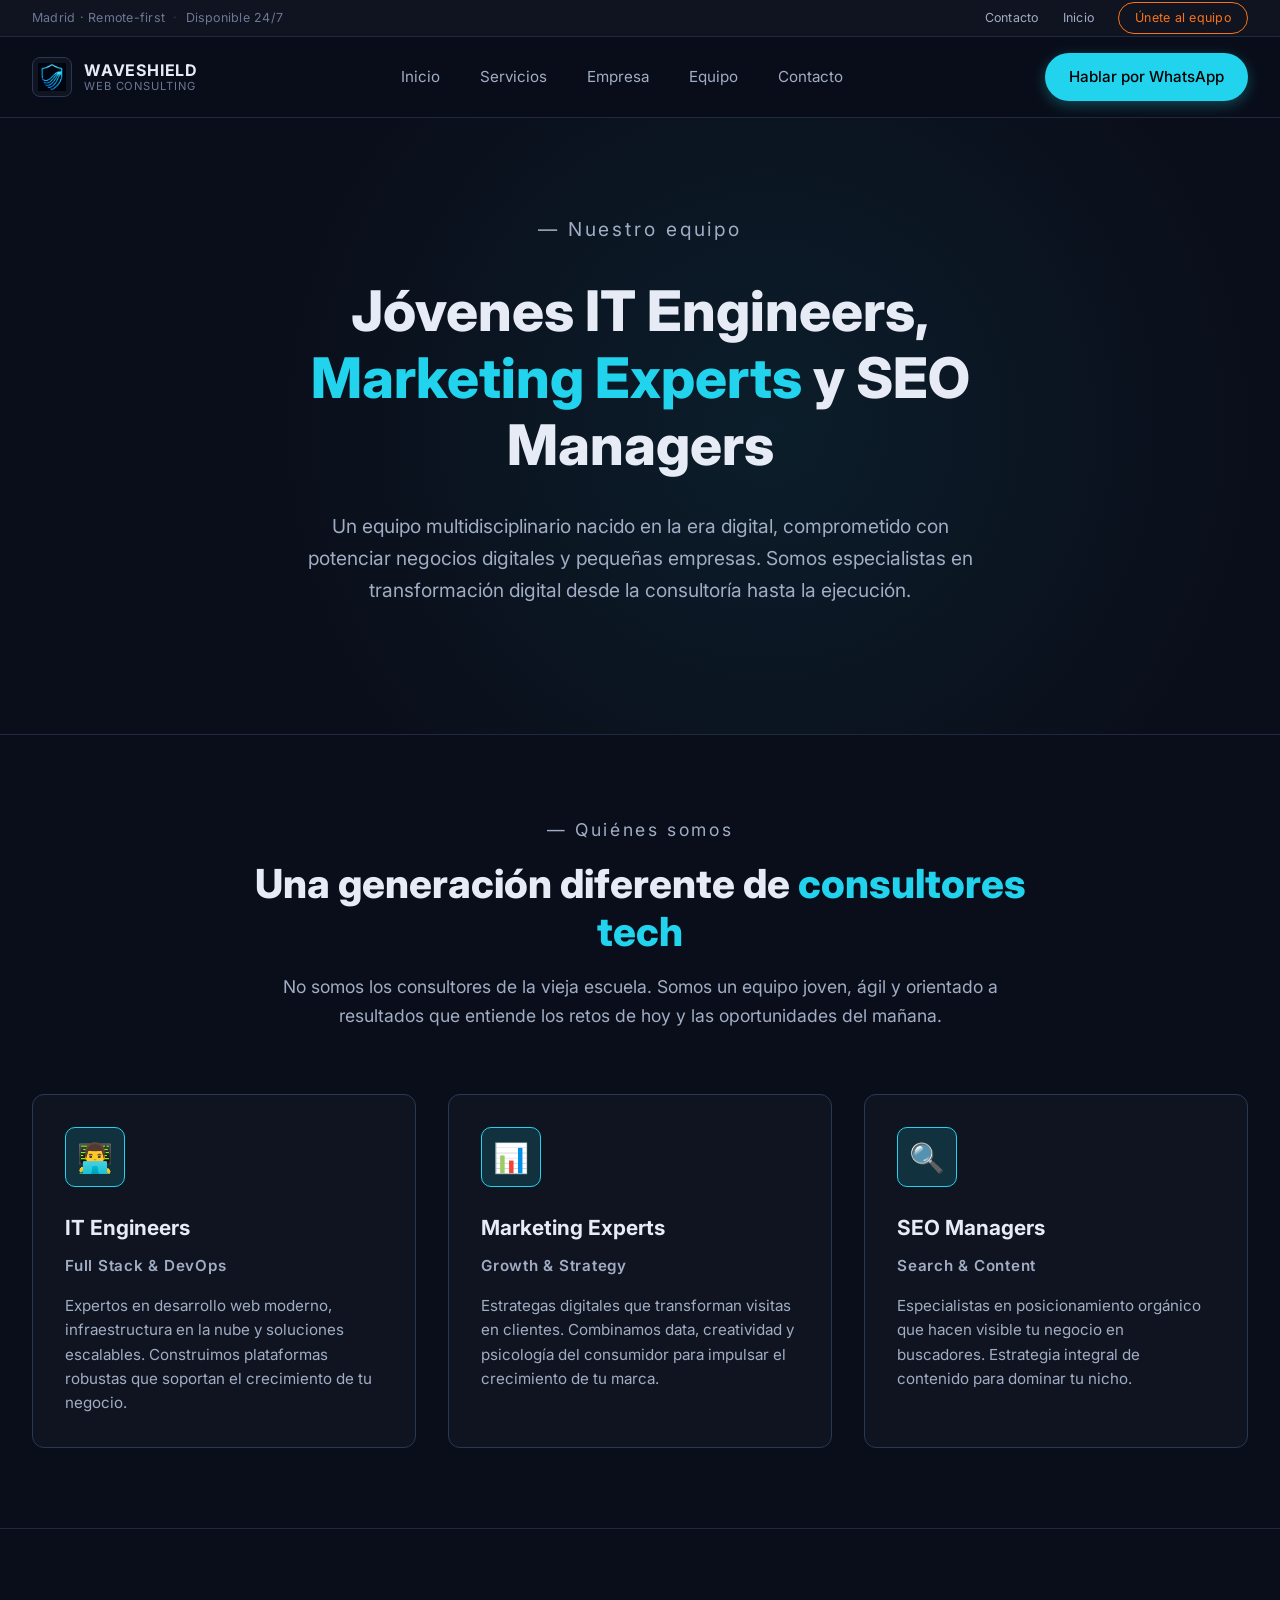
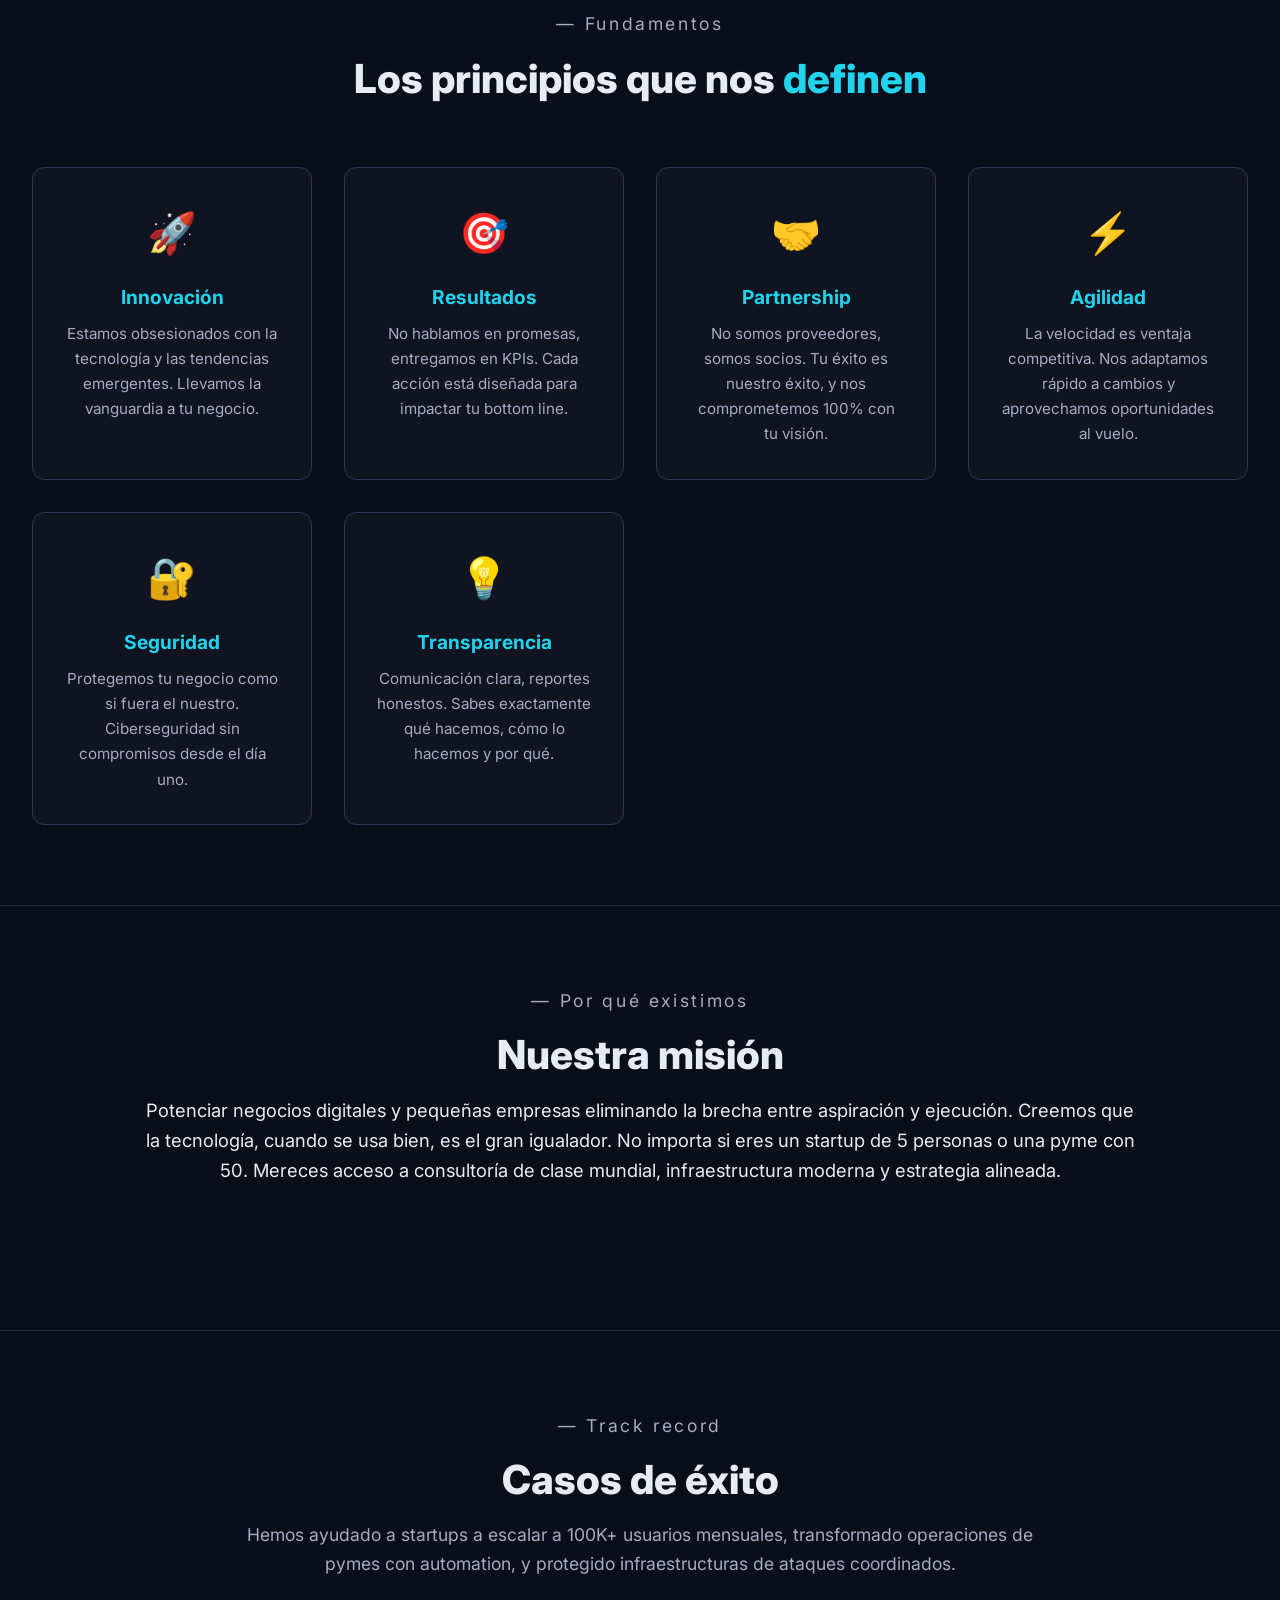
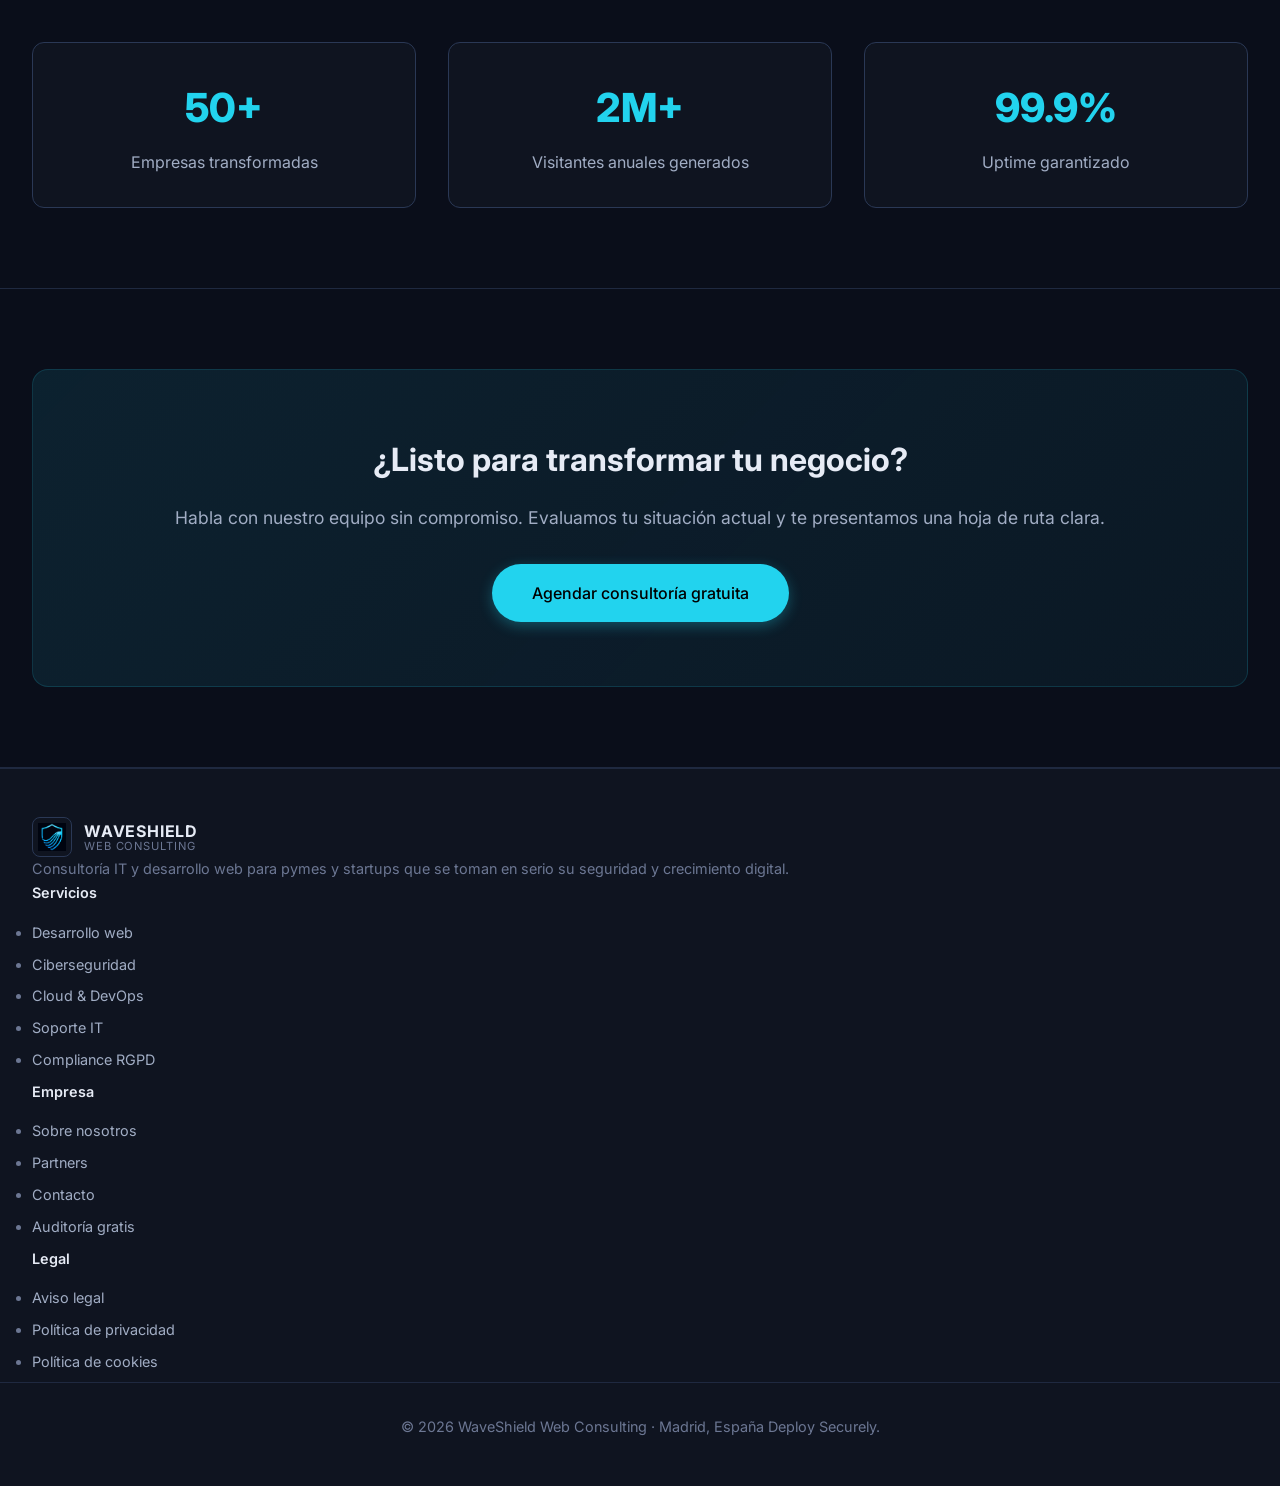
<file: equipo.html>
<!DOCTYPE html>
<html lang="es">
<head>
  <meta charset="UTF-8">
  <title>Nuestro Equipo · WaveShield Web Consulting</title>
  <meta name="viewport" content="width=device-width, initial-scale=1.0">
  <meta name="description" content="Conoce al equipo de IT Engineers, Marketing Experts y SEO Managers que impulsa tu negocio digital.">
  <link href="https://fonts.googleapis.com/css2?family=Inter:wght@300;400;500;600;700;800&display=swap" rel="stylesheet">
  <style>
/* ─────────────────────────────────────────────
   WAVESHIELD - EQUIPO
   ───────────────────────────────────────────── */

*, *::before, *::after { box-sizing: border-box; margin: 0; padding: 0; }

:root {
  --bg: #0a0e1a;
  --bg-2: #0f1420;
  --bg-3: #161c2c;
  --bg-card: #131927;
  --border: #1f2940;
  --border-light: #2a3855;
  --text: #e6ebf5;
  --text-2: #a1adc4;
  --text-3: #6c7793;
  --accent: #22d3ee;
  --accent-2: #06b6d4;
  --accent-dim: rgba(34, 211, 238, 0.15);
  --warning: #f97316;
  --warning-2: #ea580c;
  --warning-dim: rgba(249, 115, 22, 0.15);
  --success: #22c55e;
  --whatsapp: #25d366;
  --font: 'Inter', -apple-system, BlinkMacSystemFont, sans-serif;
}

html { scroll-behavior: smooth; }

body {
  background: var(--bg);
  color: var(--text);
  font-family: var(--font);
  font-weight: 400;
  line-height: 1.65;
  overflow-x: hidden;
  -webkit-font-smoothing: antialiased;
}

img, svg { max-width: 100%; display: block; }
a { color: inherit; text-decoration: none; }
button { font-family: inherit; cursor: pointer; }

.container {
  max-width: 1280px;
  margin: 0 auto;
  padding: 0 2rem;
}

/* ── TOPBAR ── */
.topbar {
  background: var(--bg-2);
  border-bottom: 1px solid var(--border);
  font-size: 0.78rem;
  color: var(--text-3);
  letter-spacing: 0.02em;
}

.topbar-inner {
  display: flex;
  justify-content: space-between;
  align-items: center;
  height: 36px;
}

.topbar-meta { display: flex; gap: 0.5rem; align-items: center; }
.topbar-dot { opacity: 0.4; }
.topbar-links { display: flex; gap: 1.5rem; align-items: center; }
.topbar-links a { color: var(--text-2); transition: color 0.2s; }
.topbar-links a:hover { color: var(--text); }

.topbar-pill {
  padding: 0.3rem 1rem;
  border: 1px solid var(--warning);
  border-radius: 100px;
  color: var(--warning) !important;
  transition: background 0.2s, color 0.2s !important;
}

.topbar-pill:hover {
  background: var(--warning);
  color: #fff !important;
}

/* ── HEADER ── */
.header {
  border-bottom: 1px solid var(--border);
  position: sticky;
  top: 0;
  z-index: 50;
  backdrop-filter: blur(10px);
  background: rgba(10, 14, 26, 0.92);
}

.header-inner {
  display: flex;
  align-items: center;
  justify-content: space-between;
  height: 80px;
  gap: 2rem;
}

.logo {
  display: flex;
  align-items: center;
  gap: 0.75rem;
  flex-shrink: 0;
}

.logo-icon {
  width: 40px;
  height: 40px;
  border: 1px solid var(--border-light);
  border-radius: 8px;
  display: flex;
  align-items: center;
  justify-content: center;
  color: var(--accent);
  background: var(--bg-2);
}

.logo-text { display: flex; flex-direction: column; line-height: 1; }
.logo-text strong { font-size: 1rem; letter-spacing: 0.05em; color: var(--text); font-weight: 700; }
.logo-sub { font-size: 0.7rem; letter-spacing: 0.08em; color: var(--text-3); margin-top: 0.15rem; }

.nav-desktop { display: flex; gap: 2.5rem; font-size: 0.95rem; }
.nav-desktop a { color: var(--text-2); transition: color 0.2s; }
.nav-desktop a:hover { color: var(--accent); }

.btn {
  padding: 0.7rem 1.5rem;
  border-radius: 100px;
  font-size: 0.95rem;
  font-weight: 500;
  border: none;
  transition: all 0.2s;
  display: inline-block;
}

.btn-primary {
  background: var(--accent);
  color: #000;
  box-shadow: 0 4px 14px rgba(34, 211, 238, 0.3);
}

.btn-primary:hover {
  background: var(--accent-2);
  transform: translateY(-1px);
  box-shadow: 0 6px 20px rgba(34, 211, 238, 0.4);
}

.burger { display: none; background: none; border: none; }

/* ── HERO ── */
.hero {
  position: relative;
  overflow: hidden;
  padding: 6rem 0;
  border-bottom: 1px solid var(--border);
}

.hero-bg {
  position: absolute;
  inset: 0;
  background: radial-gradient(circle at 60% 50%, rgba(34, 211, 238, 0.08) 0%, transparent 60%);
  pointer-events: none;
}

.hero-inner {
  position: relative;
  z-index: 2;
  text-align: center;
  max-width: 900px;
  margin: 0 auto;
}

.eyebrow {
  font-size: 0.85rem;
  color: var(--accent);
  letter-spacing: 0.15em;
  margin-bottom: 1.5rem;
  display: block;
}

.hero h1 {
  font-size: 3.5rem;
  font-weight: 800;
  line-height: 1.2;
  margin-bottom: 2rem;
}

.hero h1 .text-accent { color: var(--accent); }

.hero p {
  font-size: 1.2rem;
  color: var(--text-2);
  margin-bottom: 2rem;
  max-width: 700px;
  margin-left: auto;
  margin-right: auto;
}

/* ── SECTIONS ── */
.section-head {
  text-align: center;
  margin-bottom: 4rem;
  max-width: 800px;
  margin-left: auto;
  margin-right: auto;
}

.section-head h2 {
  font-size: 2.5rem;
  font-weight: 800;
  margin: 1rem 0;
  line-height: 1.2;
}

.section-head p {
  color: var(--text-2);
  font-size: 1.1rem;
  margin-bottom: 1rem;
}

.text-accent { color: var(--accent); }

section {
  padding: 5rem 0;
  border-bottom: 1px solid var(--border);
}

/* ── TEAM GRID ── */
.team-grid {
  display: grid;
  grid-template-columns: repeat(auto-fit, minmax(300px, 1fr));
  gap: 2rem;
}

.team-card {
  background: var(--bg-2);
  border: 1px solid var(--border-light);
  border-radius: 12px;
  padding: 2rem;
  transition: all 0.3s;
  position: relative;
  overflow: hidden;
}

.team-card::before {
  content: '';
  position: absolute;
  top: 0;
  left: 0;
  right: 0;
  height: 1px;
  background: linear-gradient(90deg, transparent, var(--accent), transparent);
  opacity: 0;
  transition: opacity 0.3s;
}

.team-card:hover {
  border-color: var(--accent);
  background: var(--bg-3);
  transform: translateY(-4px);
}

.team-card:hover::before {
  opacity: 1;
}

.team-icon {
  width: 60px;
  height: 60px;
  background: var(--accent-dim);
  border: 1px solid var(--accent);
  border-radius: 10px;
  display: flex;
  align-items: center;
  justify-content: center;
  color: var(--accent);
  font-size: 1.8rem;
  margin-bottom: 1.5rem;
}

.team-card h3 {
  font-size: 1.3rem;
  margin-bottom: 0.5rem;
  font-weight: 700;
}

.team-role {
  color: var(--accent);
  font-size: 0.9rem;
  font-weight: 600;
  margin-bottom: 1rem;
  letter-spacing: 0.05em;
}

.team-card p {
  color: var(--text-2);
  font-size: 0.95rem;
  line-height: 1.6;
}

/* ── VALUES SECTION ── */
.values-grid {
  display: grid;
  grid-template-columns: repeat(auto-fit, minmax(250px, 1fr));
  gap: 2rem;
}

.value-item {
  background: var(--bg-2);
  border: 1px solid var(--border-light);
  border-radius: 12px;
  padding: 2rem;
  text-align: center;
}

.value-item h3 {
  font-size: 1.2rem;
  margin: 1rem 0 0.5rem;
  color: var(--accent);
}

.value-item p {
  color: var(--text-2);
  font-size: 0.95rem;
}

/* ── CTA SECTION ── */
.cta-section {
  background: linear-gradient(135deg, rgba(34, 211, 238, 0.1) 0%, rgba(34, 211, 238, 0.05) 100%);
  border: 1px solid var(--accent-dim);
  border-radius: 16px;
  padding: 4rem 2rem;
  text-align: center;
}

.cta-section h2 {
  font-size: 2rem;
  margin-bottom: 1rem;
}

.cta-section p {
  color: var(--text-2);
  margin-bottom: 2rem;
  font-size: 1.1rem;
}

/* ── FOOTER ── */
.footer {
  background: var(--bg-2);
  border-top: 1px solid var(--border);
  padding: 3rem 0;
  font-size: 0.9rem;
  color: var(--text-3);
}

.footer-content {
  display: grid;
  grid-template-columns: repeat(auto-fit, minmax(200px, 1fr));
  gap: 2rem;
  margin-bottom: 2rem;
}

.footer-col h4 {
  color: var(--text);
  margin-bottom: 1rem;
  font-weight: 600;
}

.footer-col a {
  display: block;
  margin-bottom: 0.5rem;
  color: var(--text-2);
  transition: color 0.2s;
}

.footer-col a:hover { color: var(--accent); }

.footer-bottom {
  border-top: 1px solid var(--border);
  padding-top: 2rem;
  display: flex;
  justify-content: space-between;
  align-items: center;
}

/* ── RESPONSIVE ── */
@media (max-width: 768px) {
  .hero h1 { font-size: 2rem; }
  .section-head h2 { font-size: 1.8rem; }
  .nav-desktop { display: none; }
  .burger { display: block; }
  .topbar-links { display: none; }
  .team-grid { grid-template-columns: 1fr; }
  .footer-bottom { flex-direction: column; gap: 1rem; text-align: center; }
}
  </style>
</head>
<body>

<!-- TOPBAR -->
<div class="topbar">
  <div class="container topbar-inner">
    <div class="topbar-meta">
      <span>Madrid · Remote-first</span>
      <span class="topbar-dot">·</span>
      <span>Disponible 24/7</span>
    </div>
    <div class="topbar-links">
      <a href="#contacto">Contacto</a>
      <a href="index.html">Inicio</a>
      <a href="#contacto" class="topbar-pill">Únete al equipo</a>
    </div>
  </div>
</div>

<!-- HEADER -->
<header class="header" id="header">
  <div class="container header-inner">
    <a href="index.html" class="logo">
      <span class="logo-icon">
        <img src="images/logo.png" alt="WaveShield Logo" width="28" height="28">
      </span>
      <span class="logo-text">
        <strong>WAVESHIELD</strong>
        <span class="logo-sub">WEB CONSULTING</span>
      </span>
    </a>

    <nav class="nav-desktop">
      <a href="index.html">Inicio</a>
      <a href="servicios.html">Servicios</a>
      <a href="empresa.html">Empresa</a>
      <a href="equipo.html">Equipo</a>
      <a href="contacto.html">Contacto</a>
    </nav>

    <a href="https://wa.me/34695984273?text=Hola%2C%20me%20gustar%C3%ADa%20m%C3%A1s%20info" target="_blank" rel="noopener" class="btn btn-primary btn-pill">Hablar por WhatsApp</a>

    <button class="burger" id="burger" aria-label="Menú">
      <span></span><span></span><span></span>
    </button>
  </div>
</header>

<!-- HERO -->
<section class="hero">
  <div class="hero-bg"></div>
  <div class="container hero-inner">
    <p class="eyebrow">— Nuestro equipo</p>
    <h1>Jóvenes IT Engineers, <span class="text-accent">Marketing Experts</span> y SEO Managers</h1>
    <p>Un equipo multidisciplinario nacido en la era digital, comprometido con potenciar negocios digitales y pequeñas empresas. Somos especialistas en transformación digital desde la consultoría hasta la ejecución.</p>
  </div>
</section>

<!-- QUIÉNES SOMOS -->
<section>
  <div class="container">
    <div class="section-head">
      <p class="eyebrow">— Quiénes somos</p>
      <h2>Una generación diferente de <span class="text-accent">consultores tech</span></h2>
      <p>No somos los consultores de la vieja escuela. Somos un equipo joven, ágil y orientado a resultados que entiende los retos de hoy y las oportunidades del mañana.</p>
    </div>

    <div class="team-grid">
      <div class="team-card">
        <div class="team-icon">👨‍💻</div>
        <h3>IT Engineers</h3>
        <p class="team-role">Full Stack & DevOps</p>
        <p>Expertos en desarrollo web moderno, infraestructura en la nube y soluciones escalables. Construimos plataformas robustas que soportan el crecimiento de tu negocio.</p>
      </div>

      <div class="team-card">
        <div class="team-icon">📊</div>
        <h3>Marketing Experts</h3>
        <p class="team-role">Growth & Strategy</p>
        <p>Estrategas digitales que transforman visitas en clientes. Combinamos data, creatividad y psicología del consumidor para impulsar el crecimiento de tu marca.</p>
      </div>

      <div class="team-card">
        <div class="team-icon">🔍</div>
        <h3>SEO Managers</h3>
        <p class="team-role">Search & Content</p>
        <p>Especialistas en posicionamiento orgánico que hacen visible tu negocio en buscadores. Estrategia integral de contenido para dominar tu nicho.</p>
      </div>
    </div>
  </div>
</section>

<!-- NUESTROS VALORES -->
<section>
  <div class="container">
    <div class="section-head">
      <p class="eyebrow">— Fundamentos</p>
      <h2>Los principios que nos <span class="text-accent">definen</span></h2>
    </div>

    <div class="values-grid">
      <div class="value-item">
        <div style="font-size: 2.5rem; margin-bottom: 1rem;">🚀</div>
        <h3>Innovación</h3>
        <p>Estamos obsesionados con la tecnología y las tendencias emergentes. Llevamos la vanguardia a tu negocio.</p>
      </div>

      <div class="value-item">
        <div style="font-size: 2.5rem; margin-bottom: 1rem;">🎯</div>
        <h3>Resultados</h3>
        <p>No hablamos en promesas, entregamos en KPIs. Cada acción está diseñada para impactar tu bottom line.</p>
      </div>

      <div class="value-item">
        <div style="font-size: 2.5rem; margin-bottom: 1rem;">🤝</div>
        <h3>Partnership</h3>
        <p>No somos proveedores, somos socios. Tu éxito es nuestro éxito, y nos comprometemos 100% con tu visión.</p>
      </div>

      <div class="value-item">
        <div style="font-size: 2.5rem; margin-bottom: 1rem;">⚡</div>
        <h3>Agilidad</h3>
        <p>La velocidad es ventaja competitiva. Nos adaptamos rápido a cambios y aprovechamos oportunidades al vuelo.</p>
      </div>

      <div class="value-item">
        <div style="font-size: 2.5rem; margin-bottom: 1rem;">🔐</div>
        <h3>Seguridad</h3>
        <p>Protegemos tu negocio como si fuera el nuestro. Ciberseguridad sin compromisos desde el día uno.</p>
      </div>

      <div class="value-item">
        <div style="font-size: 2.5rem; margin-bottom: 1rem;">💡</div>
        <h3>Transparencia</h3>
        <p>Comunicación clara, reportes honestos. Sabes exactamente qué hacemos, cómo lo hacemos y por qué.</p>
      </div>
    </div>
  </div>
</section>

<!-- MISIÓN -->
<section>
  <div class="container">
    <div class="section-head" style="max-width: 1000px;">
      <p class="eyebrow">— Por qué existimos</p>
      <h2>Nuestra misión</h2>
      <p style="font-size: 1.15rem; color: var(--text);">Potenciar negocios digitales y pequeñas empresas eliminando la brecha entre aspiración y ejecución. Creemos que la tecnología, cuando se usa bien, es el gran igualador. No importa si eres un startup de 5 personas o una pyme con 50. Mereces acceso a consultoría de clase mundial, infraestructura moderna y estrategia alineada.</p>
    </div>
  </div>
</section>

<!-- EXPERIENCIA -->
<section>
  <div class="container">
    <div class="section-head">
      <p class="eyebrow">— Track record</p>
      <h2>Casos de éxito</h2>
      <p>Hemos ayudado a startups a escalar a 100K+ usuarios mensuales, transformado operaciones de pymes con automation, y protegido infraestructuras de ataques coordinados.</p>
    </div>

    <div style="display: grid; grid-template-columns: repeat(auto-fit, minmax(280px, 1fr)); gap: 2rem;">
      <div style="background: var(--bg-2); border: 1px solid var(--border-light); border-radius: 12px; padding: 2rem; text-align: center;">
        <div style="font-size: 2.5rem; font-weight: 800; color: var(--accent); margin-bottom: 0.5rem;">50+</div>
        <p style="color: var(--text-2);">Empresas transformadas</p>
      </div>

      <div style="background: var(--bg-2); border: 1px solid var(--border-light); border-radius: 12px; padding: 2rem; text-align: center;">
        <div style="font-size: 2.5rem; font-weight: 800; color: var(--accent); margin-bottom: 0.5rem;">2M+</div>
        <p style="color: var(--text-2);">Visitantes anuales generados</p>
      </div>

      <div style="background: var(--bg-2); border: 1px solid var(--border-light); border-radius: 12px; padding: 2rem; text-align: center;">
        <div style="font-size: 2.5rem; font-weight: 800; color: var(--accent); margin-bottom: 0.5rem;">99.9%</div>
        <p style="color: var(--text-2);">Uptime garantizado</p>
      </div>
    </div>
  </div>
</section>

<!-- CTA FINAL -->
<section>
  <div class="container">
    <div class="cta-section">
      <h2>¿Listo para transformar tu negocio?</h2>
      <p>Habla con nuestro equipo sin compromiso. Evaluamos tu situación actual y te presentamos una hoja de ruta clara.</p>
      <a href="#" class="btn btn-primary" style="padding: 1rem 2.5rem; font-size: 1rem;">Agendar consultoría gratuita</a>
    </div>
  </div>
</section>

<!-- FOOTER -->
<footer class="footer">
  <div class="container footer-inner">
    <div class="footer-brand">
      <a href="index.html" class="logo">
        <span class="logo-icon">
          <img src="images/logo.png" alt="WaveShield Logo" width="28" height="28">
        </span>
        <span class="logo-text">
          <strong>WAVESHIELD</strong>
          <span class="logo-sub">WEB CONSULTING</span>
        </span>
      </a>
      <p>Consultoría IT y desarrollo web para pymes y startups que se toman en serio su seguridad y crecimiento digital.</p>
    </div>

    <div class="footer-col">
      <h4>Servicios</h4>
      <ul>
        <li><a href="servicios.html">Desarrollo web</a></li>
        <li><a href="servicios.html">Ciberseguridad</a></li>
        <li><a href="servicios.html">Cloud & DevOps</a></li>
        <li><a href="servicios.html">Soporte IT</a></li>
        <li><a href="servicios.html">Compliance RGPD</a></li>
      </ul>
    </div>

    <div class="footer-col">
      <h4>Empresa</h4>
      <ul>
        <li><a href="empresa.html">Sobre nosotros</a></li>
        <li><a href="empresa.html">Partners</a></li>
        <li><a href="contacto.html">Contacto</a></li>
        <li><a href="contacto.html">Auditoría gratis</a></li>
      </ul>
    </div>

    <div class="footer-col">
      <h4>Legal</h4>
      <ul>
        <li><a href="#">Aviso legal</a></li>
        <li><a href="#">Política de privacidad</a></li>
        <li><a href="#">Política de cookies</a></li>
      </ul>
    </div>
  </div>

  <div class="footer-bottom">
    <div class="container footer-bottom-inner">
      <span>© 2026 WaveShield Web Consulting · Madrid, España</span>
      <span class="footer-tagline">Deploy Securely.</span>
    </div>
  </div>
</footer>

</body>
</html>
</file>
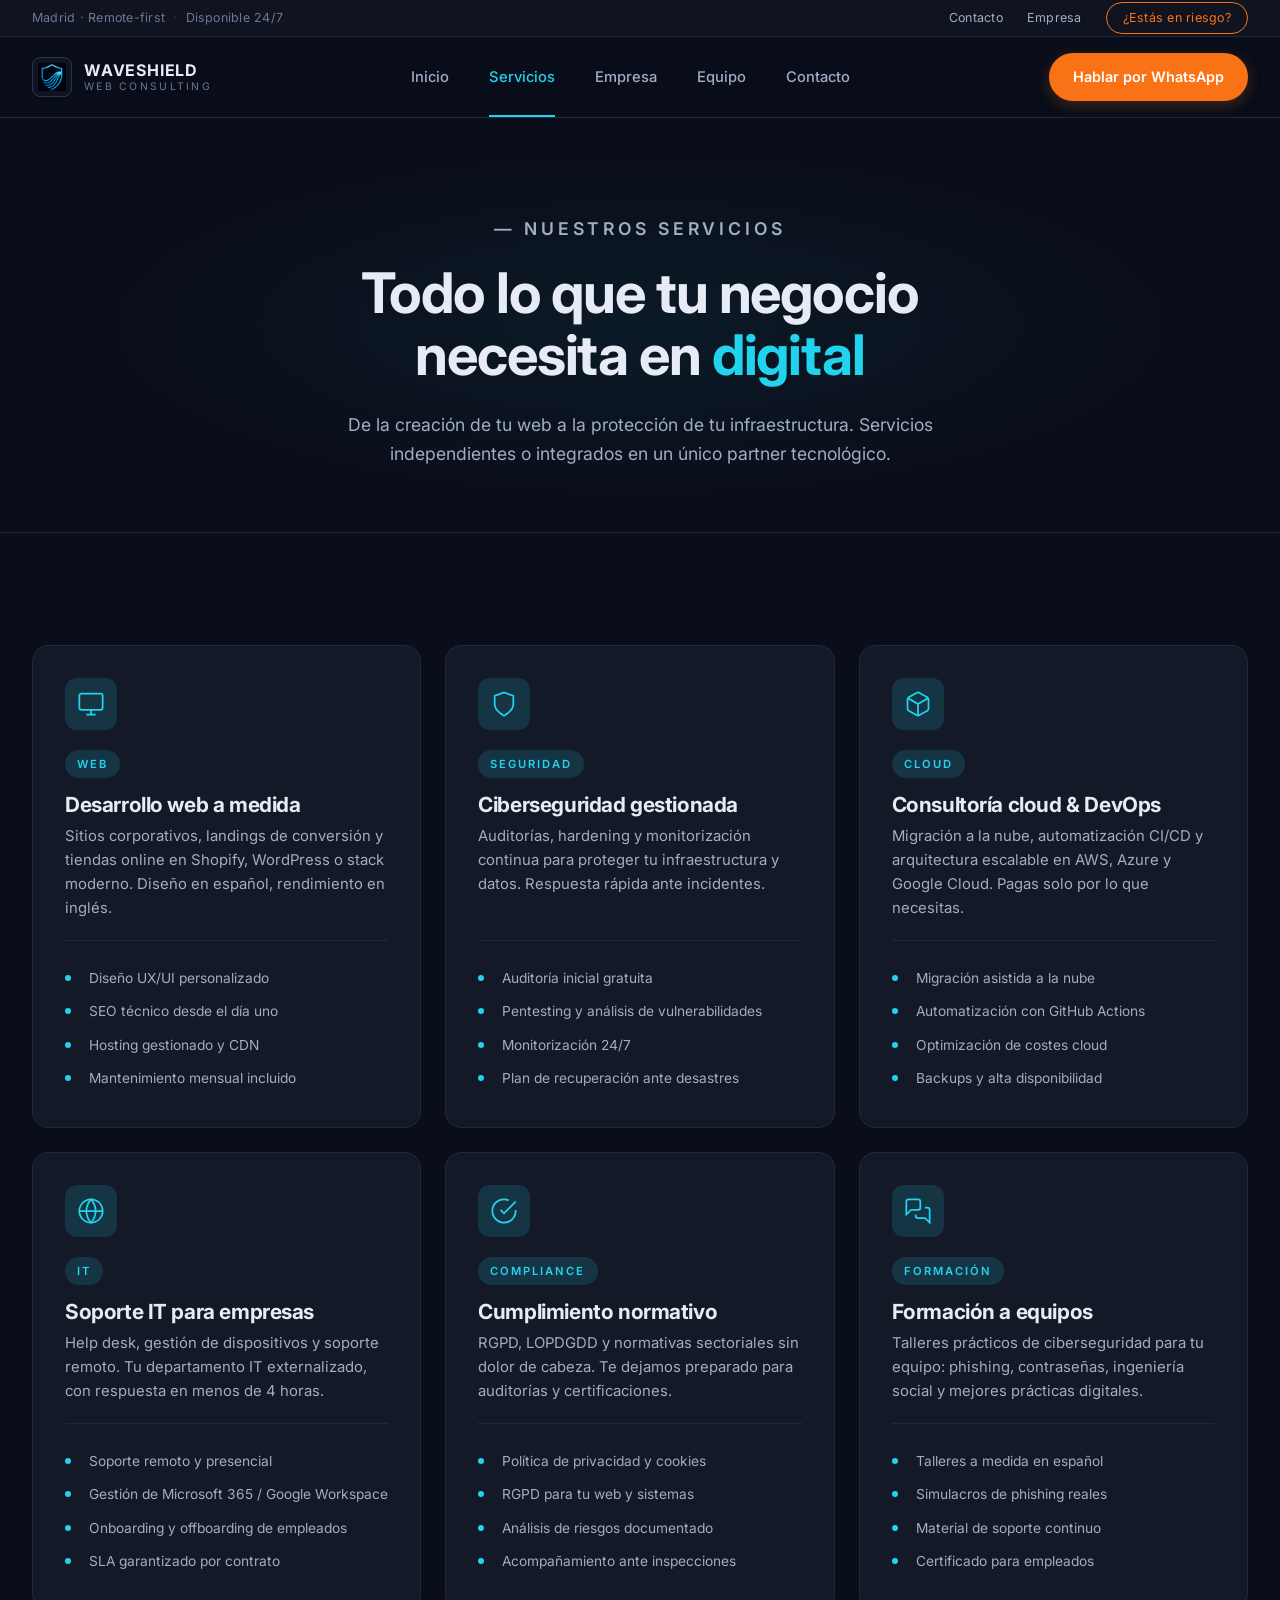
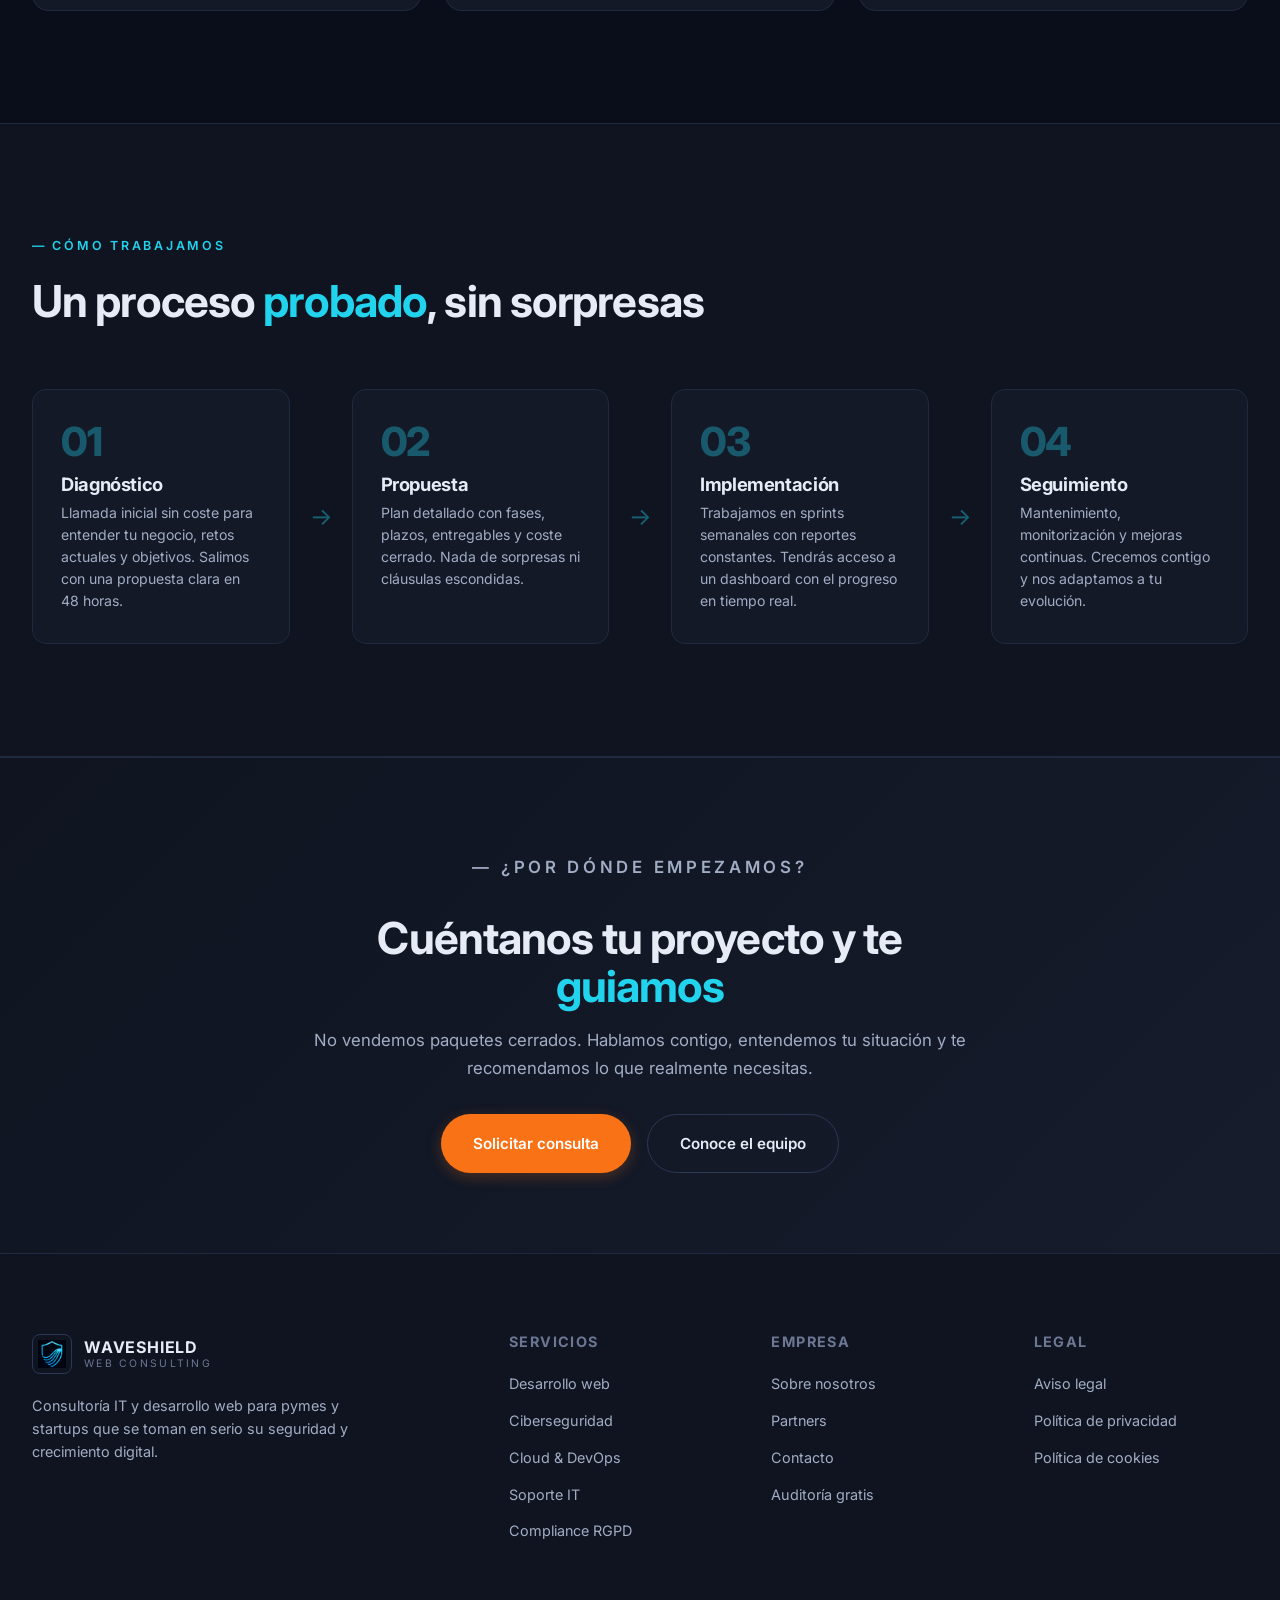
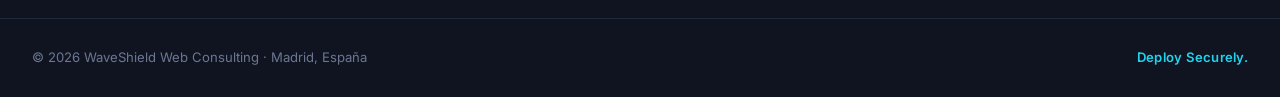
<file: servicios.html>
<!DOCTYPE html>
<html lang="es">
<head>
  <meta charset="UTF-8">
  <title>Servicios · WaveShield Web Consulting</title>
  <meta name="viewport" content="width=device-width, initial-scale=1.0">
  <meta name="description" content="Servicios de desarrollo web, ciberseguridad, cloud, soporte IT y cumplimiento RGPD para pymes y startups.">
  <link href="https://fonts.googleapis.com/css2?family=Inter:wght@300;400;500;600;700;800&display=swap" rel="stylesheet">
  <link rel="stylesheet" href="css/styles.css">
</head>
<body>

<!-- TOPBAR -->
<div class="topbar">
  <div class="container topbar-inner">
    <div class="topbar-meta">
      <span>Madrid · Remote-first</span>
      <span class="topbar-dot">·</span>
      <span>Disponible 24/7</span>
    </div>
    <div class="topbar-links">
      <a href="contacto.html">Contacto</a>
      <a href="empresa.html">Empresa</a>
      <a href="contacto.html" class="topbar-pill">¿Estás en riesgo?</a>
    </div>
  </div>
</div>

<!-- HEADER -->
<header class="header" id="header">
  <div class="container header-inner">
    <a href="index.html" class="logo">
      <span class="logo-icon">
        <img src="images/logo.png" alt="WaveShield Logo" width="28" height="28">
      </span>
      <span class="logo-text">
        <strong>WAVESHIELD</strong>
        <span class="logo-sub">WEB CONSULTING</span>
      </span>
    </a>
    <nav class="nav-desktop">
      <a href="index.html">Inicio</a>
      <a href="servicios.html">Servicios</a>
      <a href="empresa.html">Empresa</a>
      <a href="equipo.html">Equipo</a>
      <a href="contacto.html">Contacto</a>
    </nav>
    <a href="https://wa.me/34695984273?text=Hola%2C%20me%20gustar%C3%ADa%20m%C3%A1s%20info" target="_blank" rel="noopener" class="btn btn-primary btn-pill">Hablar por WhatsApp</a>
    <button class="burger" id="burger" aria-label="Menú">
      <span></span><span></span><span></span>
    </button>
  </div>
</header>

<!-- DRAWER -->
<div class="drawer" id="drawer">
  <div class="drawer-overlay"></div>
  <div class="drawer-panel">
    <button class="drawer-close" aria-label="Cerrar">
      <svg width="22" height="22" viewBox="0 0 24 24" fill="none" stroke="currentColor" stroke-width="1.5"><path d="M18 6 6 18M6 6l12 12"/></svg>
    </button>
    <ul class="drawer-list">
    <li><a href="index.html">Inicio</a></li>
    <li><a href="servicios.html">Servicios</a></li>
    <li><a href="empresa.html">Empresa</a></li>
    <li><a href="equipo.html">Equipo</a></li>
    <li><a href="contacto.html">Contacto</a></li>
  </ul>
    <a href="https://wa.me/34695984273?text=Hola%2C%20me%20gustar%C3%ADa%20m%C3%A1s%20info" target="_blank" rel="noopener" class="btn btn-primary btn-pill drawer-cta">Hablar por WhatsApp</a>
  </div>
</div>

<!-- PAGE HERO -->
<section class="page-hero">
  <div class="container page-hero-inner">
    <p class="eyebrow">— Nuestros servicios</p>
    <h1>Todo lo que tu negocio necesita en <span class="text-accent">digital</span></h1>
    <p>De la creación de tu web a la protección de tu infraestructura. Servicios independientes o integrados en un único partner tecnológico.</p>
  </div>
</section>

<!-- SERVICES (6 cards) -->
<section class="services">
  <div class="container">
    <div class="services-grid">

      <article class="service-card">
        <div class="service-icon">
          <svg width="28" height="28" viewBox="0 0 24 24" fill="none" stroke="currentColor" stroke-width="1.5"><rect x="2" y="3" width="20" height="14" rx="2"/><path d="M8 21h8M12 17v4"/></svg>
        </div>
        <div class="service-tag">Web</div>
        <h3>Desarrollo web a medida</h3>
        <p>Sitios corporativos, landings de conversión y tiendas online en Shopify, WordPress o stack moderno. Diseño en español, rendimiento en inglés.</p>
        <ul class="service-list">
          <li>Diseño UX/UI personalizado</li>
          <li>SEO técnico desde el día uno</li>
          <li>Hosting gestionado y CDN</li>
          <li>Mantenimiento mensual incluido</li>
        </ul>
      </article>

      <article class="service-card">
        <div class="service-icon">
          <svg width="28" height="28" viewBox="0 0 24 24" fill="none" stroke="currentColor" stroke-width="1.5"><path d="M12 22s8-4 8-10V5l-8-3-8 3v7c0 6 8 10 8 10z"/></svg>
        </div>
        <div class="service-tag">Seguridad</div>
        <h3>Ciberseguridad gestionada</h3>
        <p>Auditorías, hardening y monitorización continua para proteger tu infraestructura y datos. Respuesta rápida ante incidentes.</p>
        <ul class="service-list">
          <li>Auditoría inicial gratuita</li>
          <li>Pentesting y análisis de vulnerabilidades</li>
          <li>Monitorización 24/7</li>
          <li>Plan de recuperación ante desastres</li>
        </ul>
      </article>

      <article class="service-card">
        <div class="service-icon">
          <svg width="28" height="28" viewBox="0 0 24 24" fill="none" stroke="currentColor" stroke-width="1.5"><path d="M21 16V8a2 2 0 0 0-1-1.73l-7-4a2 2 0 0 0-2 0l-7 4A2 2 0 0 0 3 8v8a2 2 0 0 0 1 1.73l7 4a2 2 0 0 0 2 0l7-4A2 2 0 0 0 21 16z"/><path d="M3.27 6.96 12 12.01l8.73-5.05M12 22.08V12"/></svg>
        </div>
        <div class="service-tag">Cloud</div>
        <h3>Consultoría cloud & DevOps</h3>
        <p>Migración a la nube, automatización CI/CD y arquitectura escalable en AWS, Azure y Google Cloud. Pagas solo por lo que necesitas.</p>
        <ul class="service-list">
          <li>Migración asistida a la nube</li>
          <li>Automatización con GitHub Actions</li>
          <li>Optimización de costes cloud</li>
          <li>Backups y alta disponibilidad</li>
        </ul>
      </article>

      <article class="service-card">
        <div class="service-icon">
          <svg width="28" height="28" viewBox="0 0 24 24" fill="none" stroke="currentColor" stroke-width="1.5"><circle cx="12" cy="12" r="10"/><path d="M2 12h20M12 2a15.3 15.3 0 0 1 4 10 15.3 15.3 0 0 1-4 10 15.3 15.3 0 0 1-4-10 15.3 15.3 0 0 1 4-10z"/></svg>
        </div>
        <div class="service-tag">IT</div>
        <h3>Soporte IT para empresas</h3>
        <p>Help desk, gestión de dispositivos y soporte remoto. Tu departamento IT externalizado, con respuesta en menos de 4 horas.</p>
        <ul class="service-list">
          <li>Soporte remoto y presencial</li>
          <li>Gestión de Microsoft 365 / Google Workspace</li>
          <li>Onboarding y offboarding de empleados</li>
          <li>SLA garantizado por contrato</li>
        </ul>
      </article>

      <article class="service-card">
        <div class="service-icon">
          <svg width="28" height="28" viewBox="0 0 24 24" fill="none" stroke="currentColor" stroke-width="1.5"><path d="M22 11.08V12a10 10 0 1 1-5.93-9.14"/><path d="m9 11 3 3L22 4"/></svg>
        </div>
        <div class="service-tag">Compliance</div>
        <h3>Cumplimiento normativo</h3>
        <p>RGPD, LOPDGDD y normativas sectoriales sin dolor de cabeza. Te dejamos preparado para auditorías y certificaciones.</p>
        <ul class="service-list">
          <li>Política de privacidad y cookies</li>
          <li>RGPD para tu web y sistemas</li>
          <li>Análisis de riesgos documentado</li>
          <li>Acompañamiento ante inspecciones</li>
        </ul>
      </article>

      <article class="service-card">
        <div class="service-icon">
          <svg width="28" height="28" viewBox="0 0 24 24" fill="none" stroke="currentColor" stroke-width="1.5"><path d="M14 9a2 2 0 0 1-2 2H6l-4 4V4a2 2 0 0 1 2-2h8a2 2 0 0 1 2 2z"/><path d="M18 9h2a2 2 0 0 1 2 2v11l-4-4h-6a2 2 0 0 1-2-2v-1"/></svg>
        </div>
        <div class="service-tag">Formación</div>
        <h3>Formación a equipos</h3>
        <p>Talleres prácticos de ciberseguridad para tu equipo: phishing, contraseñas, ingeniería social y mejores prácticas digitales.</p>
        <ul class="service-list">
          <li>Talleres a medida en español</li>
          <li>Simulacros de phishing reales</li>
          <li>Material de soporte continuo</li>
          <li>Certificado para empleados</li>
        </ul>
      </article>

    </div>
  </div>
</section>

<!-- PROCESS -->
<section class="process">
  <div class="container">
    <div class="section-head">
      <p class="eyebrow">— Cómo trabajamos</p>
      <h2>Un proceso <span class="text-accent">probado</span>, sin sorpresas</h2>
    </div>

    <div class="process-steps">
      <div class="process-step">
        <div class="process-num">01</div>
        <h3>Diagnóstico</h3>
        <p>Llamada inicial sin coste para entender tu negocio, retos actuales y objetivos. Salimos con una propuesta clara en 48 horas.</p>
      </div>
      <div class="process-arrow">→</div>
      <div class="process-step">
        <div class="process-num">02</div>
        <h3>Propuesta</h3>
        <p>Plan detallado con fases, plazos, entregables y coste cerrado. Nada de sorpresas ni cláusulas escondidas.</p>
      </div>
      <div class="process-arrow">→</div>
      <div class="process-step">
        <div class="process-num">03</div>
        <h3>Implementación</h3>
        <p>Trabajamos en sprints semanales con reportes constantes. Tendrás acceso a un dashboard con el progreso en tiempo real.</p>
      </div>
      <div class="process-arrow">→</div>
      <div class="process-step">
        <div class="process-num">04</div>
        <h3>Seguimiento</h3>
        <p>Mantenimiento, monitorización y mejoras continuas. Crecemos contigo y nos adaptamos a tu evolución.</p>
      </div>
    </div>
  </div>
</section>

<!-- CTA BANNER -->
<section class="cta-banner">
  <div class="container cta-banner-inner">
    <p class="eyebrow">— ¿Por dónde empezamos?</p>
    <h2>Cuéntanos tu proyecto y te <span class="text-accent">guiamos</span></h2>
    <p>No vendemos paquetes cerrados. Hablamos contigo, entendemos tu situación y te recomendamos lo que realmente necesitas.</p>
    <div class="cta-banner-actions">
      <a href="contacto.html" class="btn btn-primary btn-pill btn-lg">Solicitar consulta</a>
      <a href="empresa.html" class="btn btn-ghost btn-pill btn-lg">Conoce el equipo</a>
    </div>
  </div>
</section>

<!-- FOOTER -->
<footer class="footer">
  <div class="container footer-inner">
    <div class="footer-brand">
      <a href="index.html" class="logo">
        <span class="logo-icon">
          <img src="images/logo.png" alt="WaveShield Logo" width="28" height="28">
        </span>
        <span class="logo-text">
          <strong>WAVESHIELD</strong>
          <span class="logo-sub">WEB CONSULTING</span>
        </span>
      </a>
      <p>Consultoría IT y desarrollo web para pymes y startups que se toman en serio su seguridad y crecimiento digital.</p>
    </div>
    <div class="footer-col">
      <h4>Servicios</h4>
      <ul>
        <li><a href="servicios.html">Desarrollo web</a></li>
        <li><a href="servicios.html">Ciberseguridad</a></li>
        <li><a href="servicios.html">Cloud & DevOps</a></li>
        <li><a href="servicios.html">Soporte IT</a></li>
        <li><a href="servicios.html">Compliance RGPD</a></li>
      </ul>
    </div>
    <div class="footer-col">
      <h4>Empresa</h4>
      <ul>
        <li><a href="empresa.html">Sobre nosotros</a></li>
        <li><a href="empresa.html">Partners</a></li>
        <li><a href="contacto.html">Contacto</a></li>
        <li><a href="contacto.html">Auditoría gratis</a></li>
      </ul>
    </div>
    <div class="footer-col">
      <h4>Legal</h4>
      <ul>
        <li><a href="#">Aviso legal</a></li>
        <li><a href="#">Política de privacidad</a></li>
        <li><a href="#">Política de cookies</a></li>
      </ul>
    </div>
  </div>
  <div class="footer-bottom">
    <div class="container footer-bottom-inner">
      <span>© 2026 WaveShield Web Consulting · Madrid, España</span>
      <span class="footer-tagline">Deploy Securely.</span>
    </div>
  </div>
</footer>

<script src="js/main.js"></script>
</body>
</html>
</file>
<file: css/styles.css>
/* ─────────────────────────────────────────────
   CYBERSHIELD WEB CONSULTING · STYLES
   Multi-page · HTML + CSS + JS vainilla
   ───────────────────────────────────────────── */

*, *::before, *::after { box-sizing: border-box; margin: 0; padding: 0; }

:root {
  --bg: #0a0e1a;
  --bg-2: #0f1420;
  --bg-3: #161c2c;
  --bg-card: #131927;
  --border: #1f2940;
  --border-light: #2a3855;
  --text: #e6ebf5;
  --text-2: #a1adc4;
  --text-3: #6c7793;
  --accent: #22d3ee;
  --accent-2: #06b6d4;
  --accent-dim: rgba(34, 211, 238, 0.15);
  --warning: #f97316;
  --warning-2: #ea580c;
  --warning-dim: rgba(249, 115, 22, 0.15);
  --success: #22c55e;
  --whatsapp: #25d366;
  --font: 'Inter', -apple-system, BlinkMacSystemFont, sans-serif;
}

html { scroll-behavior: smooth; }

body {
  background: var(--bg);
  color: var(--text);
  font-family: var(--font);
  font-weight: 400;
  line-height: 1.65;
  overflow-x: hidden;
  -webkit-font-smoothing: antialiased;
}

img, svg { max-width: 100%; display: block; }
a { color: inherit; text-decoration: none; }
button { font-family: inherit; cursor: pointer; }

.container {
  max-width: 1280px;
  margin: 0 auto;
  padding: 0 2rem;
}

/* ── HELPERS ── */
.text-accent { color: var(--accent); }
.text-warning { color: var(--warning); }

.eyebrow {
  font-size: 0.78rem;
  letter-spacing: 0.22em;
  text-transform: uppercase;
  color: var(--accent);
  font-weight: 600;
  margin-bottom: 1.25rem;
}

h1, h2, h3, h4 {
  font-family: var(--font);
  font-weight: 700;
  letter-spacing: -0.02em;
  line-height: 1.1;
}

h1 { font-size: clamp(2.5rem, 6.5vw, 5rem); margin-bottom: 1.5rem; }
h2 { font-size: clamp(1.85rem, 4vw, 2.75rem); margin-bottom: 1rem; }
h3 { font-size: 1.35rem; margin-bottom: 0.5rem; }
h4 { font-size: 0.9rem; letter-spacing: 0.1em; text-transform: uppercase; color: var(--text-3); margin-bottom: 1.25rem; }

/* ── BUTTONS ── */
.btn {
  display: inline-flex;
  align-items: center;
  gap: 0.625rem;
  padding: 0.75rem 1.5rem;
  font-size: 0.9rem;
  font-weight: 600;
  border: none;
  transition: transform 0.15s, background 0.2s, color 0.2s, box-shadow 0.2s;
  cursor: pointer;
  white-space: nowrap;
}

.btn-lg { padding: 1rem 2rem; font-size: 0.95rem; }
.btn-pill { border-radius: 100px; }

.btn-primary {
  background: var(--warning);
  color: #fff;
  box-shadow: 0 4px 14px rgba(249, 115, 22, 0.25);
}

.btn-primary:hover {
  background: var(--warning-2);
  transform: translateY(-1px);
  box-shadow: 0 6px 20px rgba(249, 115, 22, 0.35);
}

.btn-ghost {
  background: transparent;
  color: var(--text);
  border: 1px solid var(--border-light);
}

.btn-ghost:hover {
  border-color: var(--accent);
  color: var(--accent);
}

.btn-warning {
  background: var(--warning);
  color: #fff;
  box-shadow: 0 4px 14px rgba(249, 115, 22, 0.3);
}

.btn-warning:hover {
  background: var(--warning-2);
  transform: translateY(-1px);
}

/* ── TOPBAR ── */
.topbar {
  background: var(--bg-2);
  border-bottom: 1px solid var(--border);
  font-size: 0.78rem;
  color: var(--text-3);
  letter-spacing: 0.02em;
}

.topbar-inner {
  display: flex;
  justify-content: space-between;
  align-items: center;
  height: 36px;
}

.topbar-meta { display: flex; gap: 0.5rem; align-items: center; }
.topbar-dot { opacity: 0.4; }
.topbar-links { display: flex; gap: 1.5rem; align-items: center; }

.topbar-links a {
  color: var(--text-2);
  transition: color 0.2s;
}

.topbar-links a:hover { color: var(--text); }

.topbar-pill {
  padding: 0.3rem 1rem;
  border: 1px solid var(--warning);
  border-radius: 100px;
  color: var(--warning) !important;
  transition: background 0.2s, color 0.2s !important;
}

.topbar-pill:hover {
  background: var(--warning);
  color: #fff !important;
}

/* ── HEADER ── */
.header {
  border-bottom: 1px solid var(--border);
  position: sticky;
  top: 0;
  z-index: 50;
  backdrop-filter: blur(10px);
  background: rgba(10, 14, 26, 0.92);
}

.header-inner {
  display: flex;
  align-items: center;
  justify-content: space-between;
  height: 80px;
  gap: 2rem;
}

.logo {
  display: flex;
  align-items: center;
  gap: 0.75rem;
  flex-shrink: 0;
}

.logo-icon {
  width: 40px;
  height: 40px;
  border: 1px solid var(--border-light);
  border-radius: 8px;
  display: flex;
  align-items: center;
  justify-content: center;
  color: var(--accent);
  background: var(--bg-2);
}

.logo-text { display: flex; flex-direction: column; line-height: 1; }
.logo-text strong {
  font-size: 1rem;
  letter-spacing: 0.05em;
  color: var(--text);
  font-weight: 700;
}

.logo-sub {
  font-size: 0.65rem;
  letter-spacing: 0.22em;
  color: var(--text-3);
  margin-top: 4px;
}

.nav-desktop {
  display: flex;
  gap: 2.5rem;
  flex: 1;
  justify-content: center;
}

.nav-desktop a {
  font-size: 0.92rem;
  font-weight: 500;
  color: var(--text-2);
  transition: color 0.2s;
  position: relative;
}

.nav-desktop a:hover,
.nav-desktop a.active { color: var(--accent); }

.nav-desktop a.active::after {
  content: '';
  position: absolute;
  bottom: -28px;
  left: 0;
  right: 0;
  height: 2px;
  background: var(--accent);
}

.burger {
  display: none;
  background: transparent;
  border: none;
  width: 32px;
  height: 32px;
  flex-direction: column;
  justify-content: center;
  align-items: center;
  gap: 5px;
}

.burger span {
  width: 22px;
  height: 1.5px;
  background: var(--text);
  display: block;
}

/* ── DRAWER MOBILE ── */
.drawer {
  position: fixed;
  inset: 0;
  z-index: 9999;
  pointer-events: none;
  opacity: 0;
  transition: opacity 0.3s;
}

.drawer.open { pointer-events: auto; opacity: 1; }

.drawer-overlay {
  position: absolute;
  inset: 0;
  background: rgba(10, 14, 26, 0.8);
  backdrop-filter: blur(4px);
}

.drawer-panel {
  position: absolute;
  top: 0; right: 0; bottom: 0;
  width: min(85vw, 360px);
  background: var(--bg-2);
  border-left: 1px solid var(--border);
  transform: translateX(100%);
  transition: transform 0.35s cubic-bezier(0.4, 0, 0.2, 1);
  padding: 2rem;
  display: flex;
  flex-direction: column;
}

.drawer.open .drawer-panel { transform: translateX(0); }

.drawer-close {
  align-self: flex-end;
  background: transparent;
  border: none;
  color: var(--text);
  padding: 6px;
  margin-bottom: 1.5rem;
}

.drawer-list { list-style: none; flex: 1; display: flex; flex-direction: column; }
.drawer-list li { border-bottom: 1px solid var(--border); }
.drawer-list a {
  display: block;
  padding: 1.1rem 0;
  font-size: 0.95rem;
  letter-spacing: 0.04em;
  color: var(--text);
  transition: color 0.2s;
}

.drawer-list a:hover,
.drawer-list a.active { color: var(--accent); }

.drawer-cta { margin-top: 1.5rem; justify-content: center; }

/* ── PAGE HERO (interno) ── */
.page-hero {
  position: relative;
  padding: 5rem 0 4rem;
  text-align: center;
  overflow: hidden;
  border-bottom: 1px solid var(--border);
}

.page-hero::before {
  content: '';
  position: absolute;
  inset: 0;
  background: radial-gradient(ellipse at center, rgba(34, 211, 238, 0.06) 0%, transparent 60%);
}

.page-hero-inner {
  position: relative;
  max-width: 760px;
  margin: 0 auto;
}

.page-hero h1 {
  font-size: clamp(2.25rem, 5vw, 3.5rem);
}

.page-hero p {
  color: var(--text-2);
  font-size: 1.1rem;
  margin-top: 1rem;
  max-width: 640px;
  margin-left: auto;
  margin-right: auto;
}

/* ── HOME HERO ── */
.hero {
  position: relative;
  padding: 6rem 0 8rem;
  overflow: hidden;
}

.hero-bg {
  position: absolute;
  inset: 0;
  background: radial-gradient(ellipse at 70% 50%, rgba(34, 211, 238, 0.08) 0%, transparent 60%),
              radial-gradient(ellipse at 30% 80%, rgba(34, 211, 238, 0.04) 0%, transparent 50%);
}

.hero-grid-overlay {
  position: absolute;
  inset: 0;
  background-image:
    linear-gradient(rgba(34, 211, 238, 0.04) 1px, transparent 1px),
    linear-gradient(90deg, rgba(34, 211, 238, 0.04) 1px, transparent 1px);
  background-size: 60px 60px;
  mask-image: radial-gradient(ellipse at center, black 30%, transparent 80%);
}

.hero-inner {
  position: relative;
  display: grid;
  grid-template-columns: 1.1fr 0.9fr;
  gap: 3rem;
  align-items: center;
}

.hero-content { z-index: 2; }

.hero-sub {
  font-size: 1.1rem;
  color: var(--text-2);
  margin: 1.5rem 0;
  max-width: 540px;
  line-height: 1.6;
}

.hero-tagline {
  font-size: 1.4rem;
  font-weight: 700;
  color: var(--accent);
  margin-bottom: 2rem;
  letter-spacing: -0.01em;
}

.hero-actions {
  display: flex;
  gap: 1rem;
  flex-wrap: wrap;
}

.hero-visual {
  position: relative;
  z-index: 1;
}

.hero-shield {
  position: relative;
  max-width: 480px;
  margin: 0 auto;
  animation: float 6s ease-in-out infinite;
}

@keyframes float {
  0%, 100% { transform: translateY(0); }
  50% { transform: translateY(-12px); }
}

/* ── TRUST BAR ── */
.trust {
  padding: 3rem 0;
  border-top: 1px solid var(--border);
  border-bottom: 1px solid var(--border);
  background: var(--bg-2);
}

.trust-label {
  text-align: center;
  font-size: 0.75rem;
  letter-spacing: 0.22em;
  text-transform: uppercase;
  color: var(--text-3);
  margin-bottom: 2rem;
}

.trust-grid {
  display: flex;
  justify-content: space-around;
  align-items: center;
  flex-wrap: wrap;
  gap: 2rem;
}

.trust-item {
  font-size: 0.95rem;
  font-weight: 600;
  color: var(--text-3);
  letter-spacing: 0.04em;
  opacity: 0.7;
  transition: opacity 0.2s, color 0.2s;
}

.trust-item:hover { opacity: 1; color: var(--text); }

/* ── SECTION HEAD ── */
.section-head {
  margin-bottom: 4rem;
  max-width: 720px;
}

.section-head-center {
  text-align: center;
  margin-left: auto;
  margin-right: auto;
}

.section-sub {
  font-size: 1.05rem;
  color: var(--text-2);
  margin-top: 0.5rem;
  line-height: 1.6;
}

/* ── SERVICES GRID ── */
.services { padding: 7rem 0; }

.services-grid {
  display: grid;
  grid-template-columns: repeat(3, 1fr);
  gap: 1.5rem;
}

.service-card {
  background: var(--bg-card);
  border: 1px solid var(--border);
  border-radius: 16px;
  padding: 2rem;
  transition: border-color 0.3s, transform 0.3s, background 0.3s;
  display: flex;
  flex-direction: column;
}

.service-card:hover {
  border-color: var(--accent);
  transform: translateY(-4px);
  background: var(--bg-3);
}

.service-icon {
  width: 52px;
  height: 52px;
  border-radius: 12px;
  background: var(--accent-dim);
  color: var(--accent);
  display: flex;
  align-items: center;
  justify-content: center;
  margin-bottom: 1.25rem;
}

.service-tag {
  display: inline-block;
  font-size: 0.7rem;
  letter-spacing: 0.18em;
  text-transform: uppercase;
  color: var(--accent);
  padding: 0.3rem 0.75rem;
  background: var(--accent-dim);
  border-radius: 100px;
  margin-bottom: 1rem;
  font-weight: 600;
  align-self: flex-start;
}

.service-card h3 {
  color: var(--text);
  font-size: 1.3rem;
  margin-bottom: 0.5rem;
}

.service-card p {
  color: var(--text-2);
  font-size: 0.93rem;
  line-height: 1.6;
  margin-bottom: 1.25rem;
  flex: 1;
}

.service-list {
  list-style: none;
  padding: 0;
  border-top: 1px solid var(--border);
  padding-top: 1.25rem;
}

.service-list li {
  font-size: 0.86rem;
  color: var(--text-2);
  padding: 0.4rem 0 0.4rem 1.5rem;
  position: relative;
  line-height: 1.5;
}

.service-list li::before {
  content: '';
  position: absolute;
  left: 0;
  top: 0.85rem;
  width: 6px;
  height: 6px;
  background: var(--accent);
  border-radius: 50%;
}

/* ── RISK / STATS SECTION ── */
.risk {
  padding: 7rem 0;
  position: relative;
  overflow: hidden;
}

.risk::before {
  content: '';
  position: absolute;
  inset: 0;
  background: radial-gradient(ellipse at center, rgba(249, 115, 22, 0.06) 0%, transparent 60%);
}

.risk-inner {
  position: relative;
  display: grid;
  grid-template-columns: 1fr 1fr;
  gap: 4rem;
  align-items: center;
}

.risk-text {
  color: var(--text-2);
  font-size: 1.05rem;
  margin: 1rem 0 1.5rem;
  line-height: 1.65;
}

.risk-text strong { color: var(--text); font-weight: 600; }

.risk-list {
  list-style: none;
  padding: 0;
  margin: 0 0 2rem;
}

.risk-list li {
  display: flex;
  align-items: center;
  gap: 0.75rem;
  padding: 0.6rem 0;
  font-size: 0.95rem;
  color: var(--text-2);
}

.risk-list svg { color: var(--warning); flex-shrink: 0; }

.risk-right {
  display: grid;
  grid-template-columns: 1fr 1fr;
  gap: 1rem;
}

.risk-stat {
  background: var(--bg-card);
  border: 1px solid var(--border);
  border-radius: 12px;
  padding: 1.75rem 1.5rem;
  text-align: center;
}

.risk-stat-num {
  font-size: 3rem;
  font-weight: 800;
  color: var(--warning);
  line-height: 1;
  letter-spacing: -0.03em;
  margin-bottom: 0.5rem;
}

.risk-stat-num span {
  font-size: 1.5rem;
  font-weight: 700;
}

.risk-stat-label {
  font-size: 0.82rem;
  color: var(--text-2);
  line-height: 1.45;
}

/* ── PROCESS ── */
.process {
  padding: 7rem 0;
  background: var(--bg-2);
  border-top: 1px solid var(--border);
  border-bottom: 1px solid var(--border);
}

.process-steps {
  display: grid;
  grid-template-columns: 1fr auto 1fr auto 1fr auto 1fr;
  gap: 1.25rem;
  align-items: stretch;
}

.process-step {
  background: var(--bg-card);
  border: 1px solid var(--border);
  border-radius: 14px;
  padding: 2rem 1.75rem;
  transition: border-color 0.3s;
}

.process-step:hover { border-color: var(--accent); }

.process-num {
  font-size: 2.5rem;
  font-weight: 800;
  color: var(--accent);
  opacity: 0.35;
  line-height: 1;
  margin-bottom: 0.75rem;
  letter-spacing: -0.03em;
}

.process-step h3 {
  font-size: 1.15rem;
  color: var(--text);
  margin-bottom: 0.5rem;
}

.process-step p {
  font-size: 0.88rem;
  color: var(--text-2);
  line-height: 1.55;
}

.process-arrow {
  align-self: center;
  color: var(--accent);
  opacity: 0.4;
  font-size: 1.5rem;
}

/* ── COMPANY ── */
.company-section { padding: 6rem 0; }

.company-inner {
  display: grid;
  grid-template-columns: 1fr 1fr;
  gap: 4rem;
  align-items: center;
}

.company-text p {
  color: var(--text-2);
  margin-bottom: 1rem;
  font-size: 0.98rem;
  line-height: 1.7;
}

.company-values {
  display: grid;
  grid-template-columns: repeat(3, 1fr);
  gap: 1.25rem;
  margin-top: 2rem;
  padding-top: 2rem;
  border-top: 1px solid var(--border);
}

.company-value strong {
  font-size: 0.92rem;
  color: var(--accent);
  font-weight: 600;
  display: block;
  margin-bottom: 0.2rem;
}

.company-value span {
  font-size: 0.85rem;
  color: var(--text-2);
  line-height: 1.45;
}

/* TERMINAL */
.terminal {
  background: #0d1119;
  border: 1px solid var(--border-light);
  border-radius: 12px;
  overflow: hidden;
  box-shadow: 0 20px 60px rgba(0, 0, 0, 0.4);
}

.terminal-head {
  background: var(--bg-3);
  padding: 0.75rem 1rem;
  display: flex;
  align-items: center;
  gap: 0.5rem;
  border-bottom: 1px solid var(--border);
}

.terminal-dot {
  width: 12px;
  height: 12px;
  border-radius: 50%;
  background: #404a60;
}

.terminal-dot:nth-child(1) { background: #ff5f57; }
.terminal-dot:nth-child(2) { background: #febc2e; }
.terminal-dot:nth-child(3) { background: #28c840; }

.terminal-title {
  margin-left: auto;
  margin-right: auto;
  font-size: 0.78rem;
  color: var(--text-3);
  font-family: 'SF Mono', Menlo, Monaco, monospace;
}

.terminal-body {
  padding: 1.5rem;
  font-family: 'SF Mono', Menlo, Monaco, monospace;
  font-size: 0.85rem;
  line-height: 1.7;
}

.terminal-body p { margin: 0.15rem 0; color: var(--text-2); }

.t-prompt { color: var(--accent); margin-right: 0.5rem; font-weight: 700; }
.t-out { padding-left: 1.2rem; }
.t-ok { color: var(--success); margin-right: 0.5rem; }

.t-blink {
  color: var(--accent);
  animation: blink 1.2s ease-in-out infinite;
}

@keyframes blink {
  0%, 100% { opacity: 1; }
  50% { opacity: 0.3; }
}

/* ── TIMELINE (about page) ── */
.timeline {
  padding: 5rem 0;
  background: var(--bg-2);
  border-top: 1px solid var(--border);
  border-bottom: 1px solid var(--border);
}

.timeline-list {
  max-width: 760px;
  margin: 3rem auto 0;
  position: relative;
}

.timeline-list::before {
  content: '';
  position: absolute;
  top: 0;
  bottom: 0;
  left: 20px;
  width: 1px;
  background: var(--border);
}

.timeline-item {
  position: relative;
  padding: 0 0 2.5rem 4rem;
}

.timeline-item:last-child { padding-bottom: 0; }

.timeline-dot {
  position: absolute;
  left: 13px;
  top: 6px;
  width: 16px;
  height: 16px;
  border-radius: 50%;
  background: var(--bg);
  border: 2px solid var(--accent);
  box-shadow: 0 0 0 4px var(--bg-2);
}

.timeline-year {
  display: inline-block;
  font-size: 0.75rem;
  font-weight: 600;
  letter-spacing: 0.15em;
  color: var(--accent);
  margin-bottom: 0.4rem;
  text-transform: uppercase;
}

.timeline-item h3 {
  font-size: 1.2rem;
  color: var(--text);
  margin-bottom: 0.4rem;
}

.timeline-item p {
  color: var(--text-2);
  font-size: 0.95rem;
  line-height: 1.6;
}

/* ── PARTNERS / VALUES GRID ── */
.partners-section {
  padding: 7rem 0;
}

.partners-grid {
  display: grid;
  grid-template-columns: repeat(4, 1fr);
  gap: 1rem;
}

.partner-card {
  background: var(--bg-card);
  border: 1px solid var(--border);
  border-radius: 12px;
  padding: 1.75rem 1.5rem;
  text-align: center;
  font-size: 0.95rem;
  font-weight: 600;
  color: var(--text-2);
  transition: all 0.25s;
}

.partner-card:hover {
  border-color: var(--accent);
  color: var(--accent);
  transform: translateY(-2px);
}

/* ── CONTACT PAGE ── */
.contact-page { padding: 5rem 0 6rem; }

.contact-channels-grid {
  display: grid;
  grid-template-columns: repeat(3, 1fr);
  gap: 1.5rem;
  margin-bottom: 4rem;
}

.channel-card {
  background: var(--bg-card);
  border: 1px solid var(--border);
  border-radius: 16px;
  padding: 2.5rem 2rem;
  text-align: center;
  display: flex;
  flex-direction: column;
  align-items: center;
  transition: border-color 0.3s, transform 0.3s, background 0.3s;
}

.channel-card:hover {
  border-color: var(--accent);
  transform: translateY(-4px);
  background: var(--bg-3);
}

.channel-card.channel-whatsapp:hover { border-color: var(--whatsapp); }

.channel-icon {
  width: 64px;
  height: 64px;
  border-radius: 16px;
  display: flex;
  align-items: center;
  justify-content: center;
  margin-bottom: 1.5rem;
  background: var(--accent-dim);
  color: var(--accent);
}

.channel-icon.channel-icon-warning {
  background: var(--warning-dim);
  color: var(--warning);
}

.channel-icon.channel-icon-whatsapp {
  background: rgba(37, 211, 102, 0.15);
  color: var(--whatsapp);
}

.channel-card h3 {
  color: var(--text);
  font-size: 1.35rem;
  margin-bottom: 0.5rem;
}

.channel-card p {
  color: var(--text-2);
  font-size: 0.92rem;
  line-height: 1.6;
  margin-bottom: 1.5rem;
  flex: 1;
}

.channel-cta {
  display: inline-flex;
  align-items: center;
  gap: 0.5rem;
  padding: 0.7rem 1.5rem;
  border-radius: 100px;
  font-size: 0.85rem;
  font-weight: 600;
  letter-spacing: 0.01em;
  transition: all 0.2s;
}

.channel-cta-primary {
  background: var(--warning);
  color: #fff;
}

.channel-cta-primary:hover {
  background: var(--warning-2);
  transform: translateY(-1px);
}

.channel-cta-accent {
  background: var(--accent);
  color: var(--bg);
}

.channel-cta-accent:hover {
  background: var(--accent-2);
  color: #fff;
  transform: translateY(-1px);
}

.channel-cta-whatsapp {
  background: var(--whatsapp);
  color: #fff;
}

.channel-cta-whatsapp:hover {
  background: #1ea951;
  transform: translateY(-1px);
}

.channel-meta {
  font-size: 0.85rem;
  color: var(--text-3);
  margin-top: 1rem;
  letter-spacing: 0.02em;
}

/* CONTACT INFO BLOCK */
.contact-info {
  background: var(--bg-2);
  border: 1px solid var(--border);
  border-radius: 16px;
  padding: 3rem;
  display: grid;
  grid-template-columns: repeat(3, 1fr);
  gap: 2rem;
}

.contact-info-item {
  display: flex;
  flex-direction: column;
  gap: 0.5rem;
}

.contact-info-item strong {
  font-size: 0.78rem;
  letter-spacing: 0.15em;
  text-transform: uppercase;
  color: var(--text-3);
  font-weight: 600;
}

.contact-info-item span,
.contact-info-item a {
  font-size: 0.95rem;
  color: var(--text);
  line-height: 1.55;
}

.contact-info-item a:hover { color: var(--accent); }

/* ── FOOTER ── */
.footer {
  background: var(--bg-2);
  border-top: 1px solid var(--border);
  padding: 5rem 0 0;
}

.footer-inner {
  display: grid;
  grid-template-columns: 2fr 1fr 1fr 1fr;
  gap: 3rem;
  padding-bottom: 4rem;
}

.footer-brand p {
  font-size: 0.9rem;
  color: var(--text-2);
  margin-top: 1.25rem;
  line-height: 1.6;
  max-width: 320px;
}

.footer-col ul { list-style: none; padding: 0; }
.footer-col ul li { margin-bottom: 0.65rem; }

.footer-col a {
  font-size: 0.9rem;
  color: var(--text-2);
  transition: color 0.2s;
}

.footer-col a:hover { color: var(--accent); }

.footer-bottom {
  border-top: 1px solid var(--border);
  padding: 1.75rem 0;
  font-size: 0.82rem;
  color: var(--text-3);
}

.footer-bottom-inner {
  display: flex;
  justify-content: space-between;
  align-items: center;
  flex-wrap: wrap;
  gap: 1rem;
}

.footer-tagline {
  color: var(--accent);
  font-weight: 600;
  letter-spacing: 0.02em;
}

/* ── CTA BANNER (reused across pages) ── */
.cta-banner {
  padding: 5rem 0;
  background: linear-gradient(135deg, var(--bg-2) 0%, var(--bg-3) 100%);
  border-top: 1px solid var(--border);
  text-align: center;
}

.cta-banner-inner {
  max-width: 720px;
  margin: 0 auto;
}

.cta-banner p {
  color: var(--text-2);
  font-size: 1.05rem;
  margin: 1rem 0 2rem;
}

.cta-banner-actions {
  display: flex;
  gap: 1rem;
  justify-content: center;
  flex-wrap: wrap;
}

/* ── RESPONSIVE ── */
@media (max-width: 1024px) {
  .services-grid { grid-template-columns: repeat(2, 1fr); }
  .partners-grid { grid-template-columns: repeat(3, 1fr); }
  .contact-channels-grid { grid-template-columns: 1fr; }
  .process-steps {
    grid-template-columns: 1fr 1fr;
    gap: 1rem;
  }
  .process-arrow { display: none; }
  .footer-inner { grid-template-columns: 1fr 1fr; }
  .footer-brand { grid-column: 1 / -1; }
}

@media (max-width: 768px) {
  .container { padding: 0 1.25rem; }
  .topbar { display: none; }
  .nav-desktop { display: none; }
  .burger { display: flex; }

  .header-inner { height: 64px; }
  .logo-text strong { font-size: 0.9rem; }
  .logo-sub { font-size: 0.6rem; }
  .header .btn-primary { display: none; }

  .hero { padding: 4rem 0 5rem; }
  .hero-inner { grid-template-columns: 1fr; gap: 2rem; }
  .hero-visual { order: -1; max-width: 320px; margin: 0 auto; }
  .hero-actions { flex-direction: column; align-items: stretch; }
  .hero-actions .btn { justify-content: center; }

  .page-hero { padding: 3.5rem 0 3rem; }

  .trust-grid { gap: 1rem 2rem; }

  .services,
  .risk,
  .process,
  .company-section,
  .partners-section,
  .timeline,
  .contact-page,
  .cta-banner { padding: 4rem 0; }

  .services-grid,
  .partners-grid,
  .process-steps { grid-template-columns: 1fr; }

  .risk-inner,
  .company-inner { grid-template-columns: 1fr; gap: 2.5rem; }

  .risk-right { grid-template-columns: 1fr 1fr; gap: 0.75rem; }
  .risk-stat { padding: 1.25rem 1rem; }
  .risk-stat-num { font-size: 2.25rem; }

  .company-values { grid-template-columns: 1fr; gap: 1rem; }

  .contact-info { grid-template-columns: 1fr; padding: 2rem; gap: 1.5rem; }

  .timeline-list::before { left: 12px; }
  .timeline-item { padding-left: 3rem; }
  .timeline-dot { left: 5px; }

  .footer-inner { grid-template-columns: 1fr; gap: 2.5rem; padding-bottom: 2.5rem; }
  .footer { padding-top: 3rem; }

  h1 { font-size: clamp(2rem, 9vw, 3rem); }
  h2 { font-size: clamp(1.6rem, 6vw, 2rem); }
}
</file>
